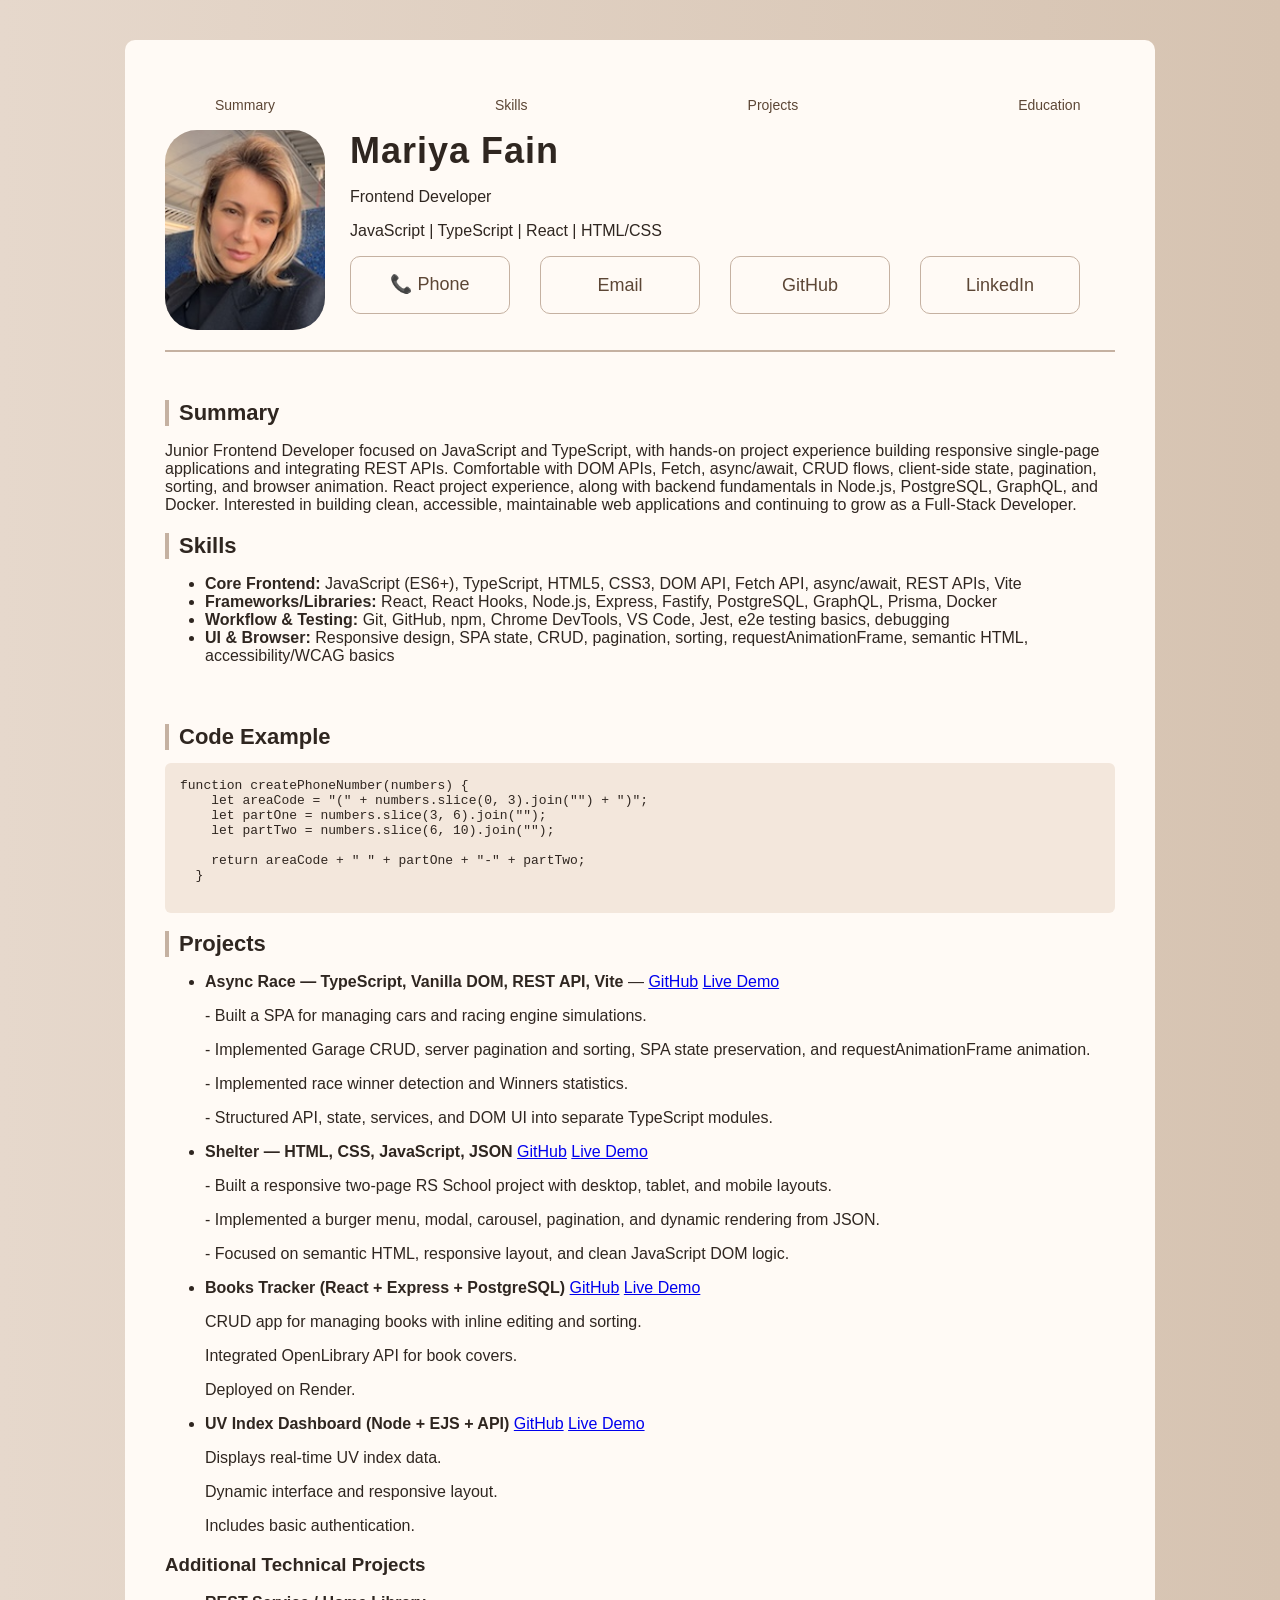
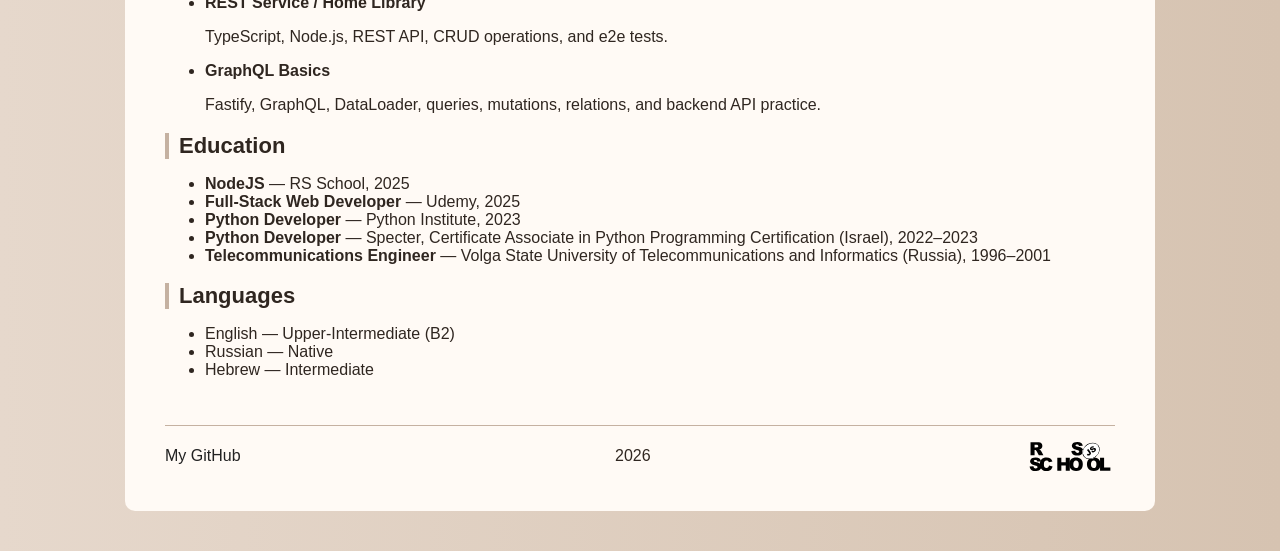
<file: index.html>
<!DOCTYPE html>
<html lang="en">
  <head>
    <meta charset="UTF-8">
    <meta name="viewport" content="width=device-width, initial-scale=1.0">
    <title>Mariya Fain CV</title>
    <link rel="stylesheet" href="style.css">
  </head>

  <body>
    <div class="page">
        <header class="page-header">
            <nav class="navigation">
              <ul class="navigation-list">
                <li><a href="#summary">Summary</a></li>
                <li><a href="#skills">Skills</a></li>
                <li><a href="#projects">Projects</a></li>
                <li><a href="#education">Education</a></li>
              </ul>
            </nav>

            <div class="profile">
                <img
                class="profile-photo"
                src="images/photo.jpg"
                alt="My photo"
                >
                <div class="profile-text">
                    <h1>Mariya Fain</h1>
                    <p class="profession">Frontend Developer</p>
                    <p>JavaScript | TypeScript | React | HTML/CSS</p>

                    <ul class="profile-contacts">
                        <li>
                          <button
                            type="button"
                            class="phone-button"
                            onclick="togglePhonePopup()"
                            >
                            📞 Phone
                          </button>
                        </li>
                        <li>
                          <a href="mailto:fainmariya@gmail.com">Email</a>
                        </li>
                        <li>
                          <a href="https://github.com/fainmariya/">GitHub</a>
                        </li>
                        <li>
                          <a href="https://www.linkedin.com/in/mariya-fain-6348981a0/">LinkedIn</a>
                        </li>
                    </ul>
                        <ul id="phonePopup" class="phone-popup">
                           <li><p class="phone-number">+972 51 571 7198</p></li>
                        </ul>
                </div>

            </div>
          </header>
      <main class="page-main">
        <aside class="sidebar">
            <section class="section" id="summary">
                <h2>Summary</h2>
                <p>
                  Junior Frontend Developer focused on JavaScript and TypeScript, with hands-on project experience building responsive single-page applications and integrating REST APIs.
                  Comfortable with DOM APIs, Fetch, async/await, CRUD flows, client-side state, pagination, sorting, and browser animation. React project experience, along with backend fundamentals in Node.js, PostgreSQL, GraphQL, and Docker.
                  Interested in building clean, accessible, maintainable web applications and continuing to grow as a Full-Stack Developer.
                </p>
              </section>

            <section class="section" id="skills">
              <h2>Skills</h2>
              <ul class="section-list">
                <li><strong>Core Frontend:</strong> JavaScript (ES6+), TypeScript, HTML5, CSS3, DOM API, Fetch API, async/await, REST APIs, Vite
                </li>
                <li><strong>Frameworks/Libraries:</strong> React, React Hooks, Node.js, Express, Fastify, PostgreSQL, GraphQL, Prisma, Docker</li>
                <li><strong>Workflow &amp; Testing:</strong> Git, GitHub, npm, Chrome DevTools, VS Code, Jest, e2e testing basics, debugging</li>
                <li><strong>UI &amp; Browser:</strong> Responsive design, SPA state, CRUD, pagination, sorting, requestAnimationFrame, semantic HTML, accessibility/WCAG basics</li>
              </ul>
            </section>
          </aside>

          <div class="content">

            <section class="section" id="code">
              <h2>Code Example</h2>
              <pre><code>function createPhoneNumber(numbers) {
    let areaCode = "(" + numbers.slice(0, 3).join("") + ")";
    let partOne = numbers.slice(3, 6).join("");
    let partTwo = numbers.slice(6, 10).join("");

    return areaCode + " " + partOne + "-" + partTwo;
  }
              </code></pre>
            </section>

            <section class="section" id="projects">
              <h2>Projects</h2>
              <ul class="section-list">
                <li>
                  <strong>Async Race — TypeScript, Vanilla DOM, REST API, Vite</strong> —
                  <a href="https://github.com/fainmariya/async-race">GitHub</a>
                  <a href="https://async-race-rqn0.onrender.com">Live Demo</a>
                  <p>- Built a SPA for managing cars and racing engine simulations.</p>
                  <p>- Implemented Garage CRUD, server pagination and sorting, SPA state preservation, and requestAnimationFrame animation.</p>
                  <p>- Implemented race winner detection and Winners statistics.</p>
                  <p>- Structured API, state, services, and DOM UI into separate TypeScript modules.</p>
                </li>
                <li>
                  <strong>Shelter — HTML, CSS, JavaScript, JSON</strong>
                  <a href="https://github.com/fainmariya/shelter">GitHub</a>
                  <a href="https://fainmariya.github.io/shelter/shelter/">Live Demo</a>
                  <p>- Built a responsive two-page RS School project with desktop, tablet, and mobile layouts.</p>
                  <p>- Implemented a burger menu, modal, carousel, pagination, and dynamic rendering from JSON.</p>
                  <p>- Focused on semantic HTML, responsive layout, and clean JavaScript DOM logic.</p>
                </li>
                <li>
                  <strong>Books Tracker (React + Express + PostgreSQL)</strong>
                  <a href="https://github.com/fainmariya/sorting-books-read">GitHub</a>
                  <a href="https://sorting-books-read.onrender.com/">Live Demo</a>
                  <p>CRUD app for managing books with inline editing and sorting.</p>
                  <p>Integrated OpenLibrary API for book covers.</p>
                  <p>Deployed on Render.</p>
                </li>
                <li>
                  <strong>UV Index Dashboard (Node + EJS + API)</strong>
                  <a href="https://github.com/fainmariya/UV-Index-project">GitHub</a>
                  <a href="https://uv-index-project.onrender.com/uv">Live Demo</a>
                  <p>Displays real-time UV index data.</p>
                  <p>Dynamic interface and responsive layout.</p>
                  <p>Includes basic authentication.</p>
                </li>
              </ul>
              <h3 class="additional-projects-title">Additional Technical Projects</h3>

            <ul class="section-list additional-projects-list">
              <li>
                <strong>REST Service / Home Library</strong>
                <p>TypeScript, Node.js, REST API, CRUD operations, and e2e tests.</p>
              </li>

              <li>
                <strong>GraphQL Basics</strong>
                <p>
                  Fastify, GraphQL, DataLoader, queries, mutations, relations,
                  and backend API practice.
                </p>
              </li>

            </ul>
            </section>

            <section class="section" id="education">
              <h2>Education</h2>
              <ul class="section-list">
                <li><strong>NodeJS</strong> — RS School, 2025</li>
                <li><strong>Full-Stack Web Developer</strong> — Udemy, 2025</li>
                <li><strong>Python Developer</strong> — Python Institute, 2023</li>
                <li><strong>Python Developer</strong> — Specter, Certificate Associate in Python Programming Certification (Israel), 2022–2023</li>
                <li><strong>Telecommunications Engineer</strong> — Volga State University of Telecommunications and Informatics (Russia), 1996–2001</li>
              </ul>
            </section>
            <section class="section" id="languages">
                <h2>Languages</h2>
                <ul class="section-list">
                  <li>English — Upper-Intermediate (B2)</li>
                  <li>Russian — Native</li>
                  <li>Hebrew — Intermediate</li>
                </ul>
              </section>
          </div>
      </main>

      <footer class="page-footer">
        <a href="https://github.com/fainmariya/">My GitHub</a>
        <span>2026</span>
        <a href="https://rs.school/courses/javascript">
          <img
            src="images/rs-school-logo.svg"
            width="80"
            height="30"
            alt="RS School logo"
          >
        </a>
      </footer>
    </div>
    <script>
        function togglePhonePopup() {
          const popup = document.getElementById("phonePopup");

          if (popup.style.display === "block") {
            popup.style.display = "none";
          } else {
            popup.style.display = "block";
          }
        }
      </script>
  </body>
</html>
</file>
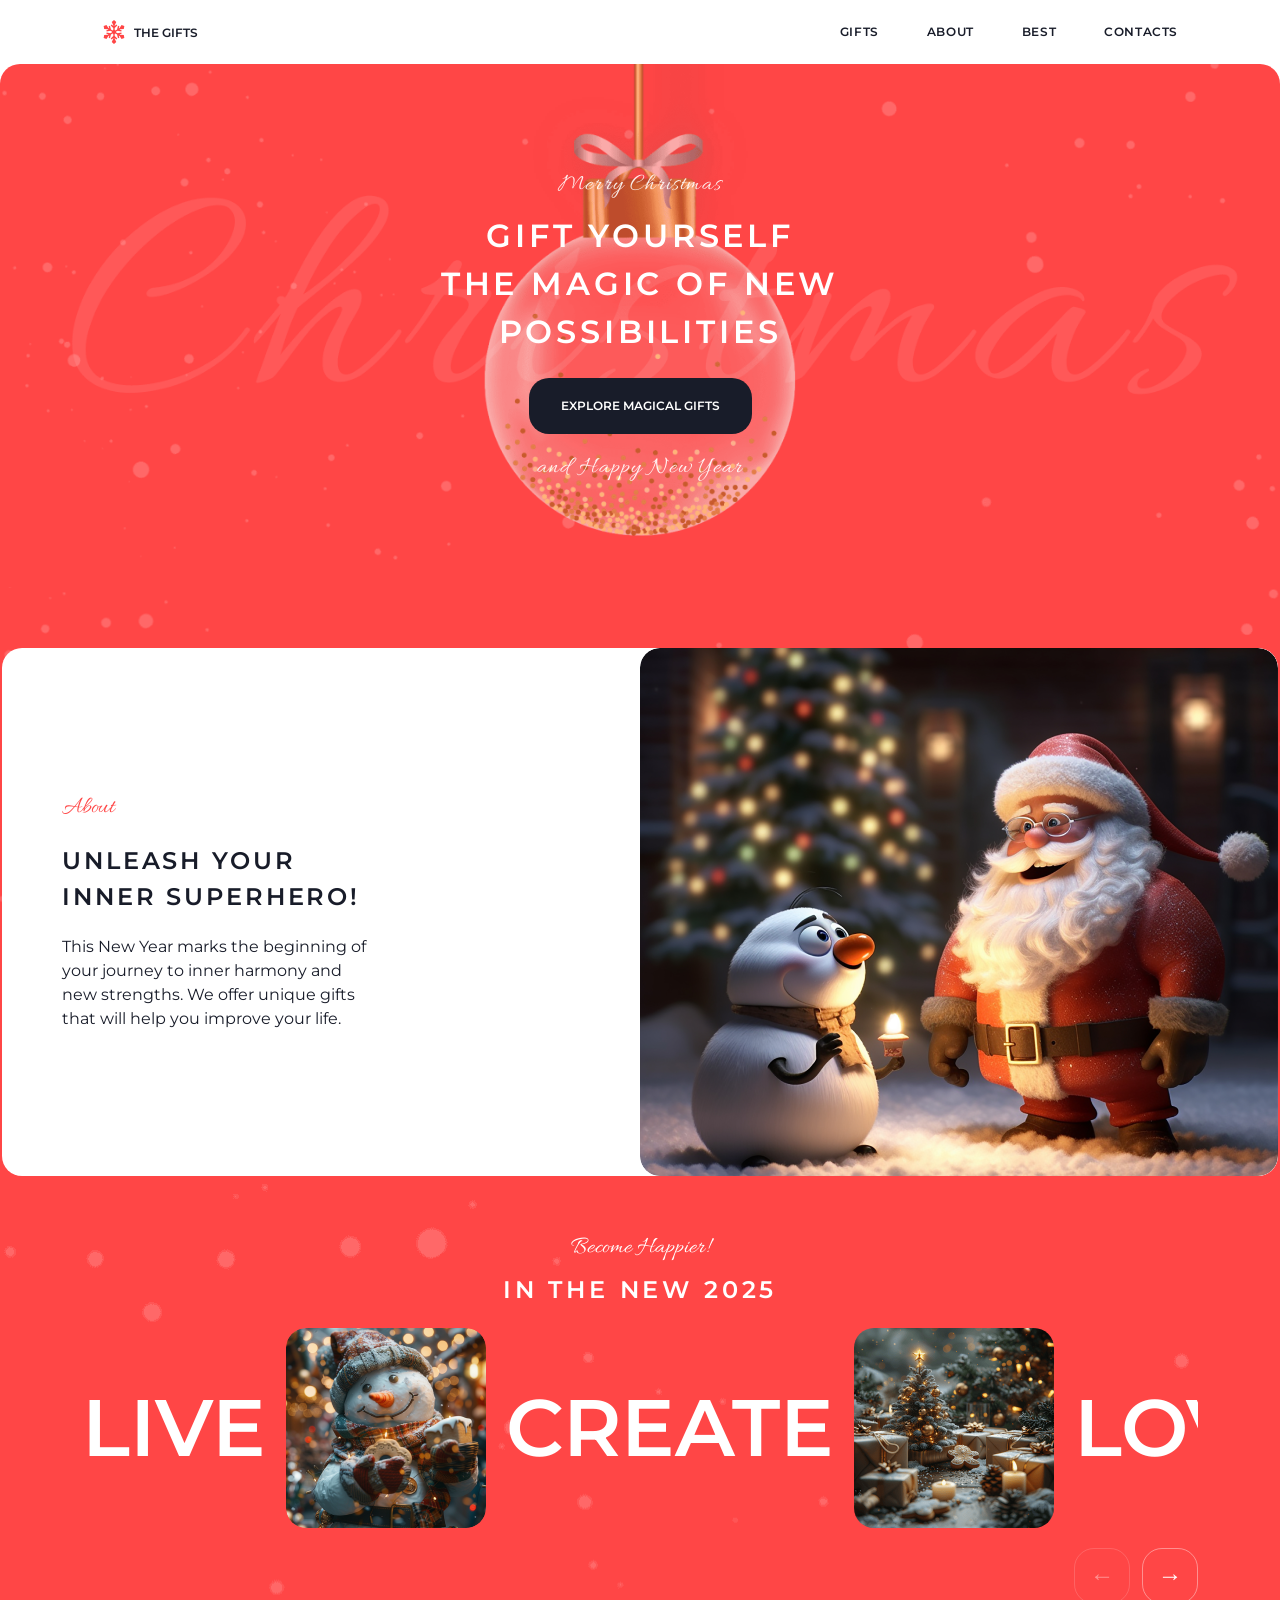
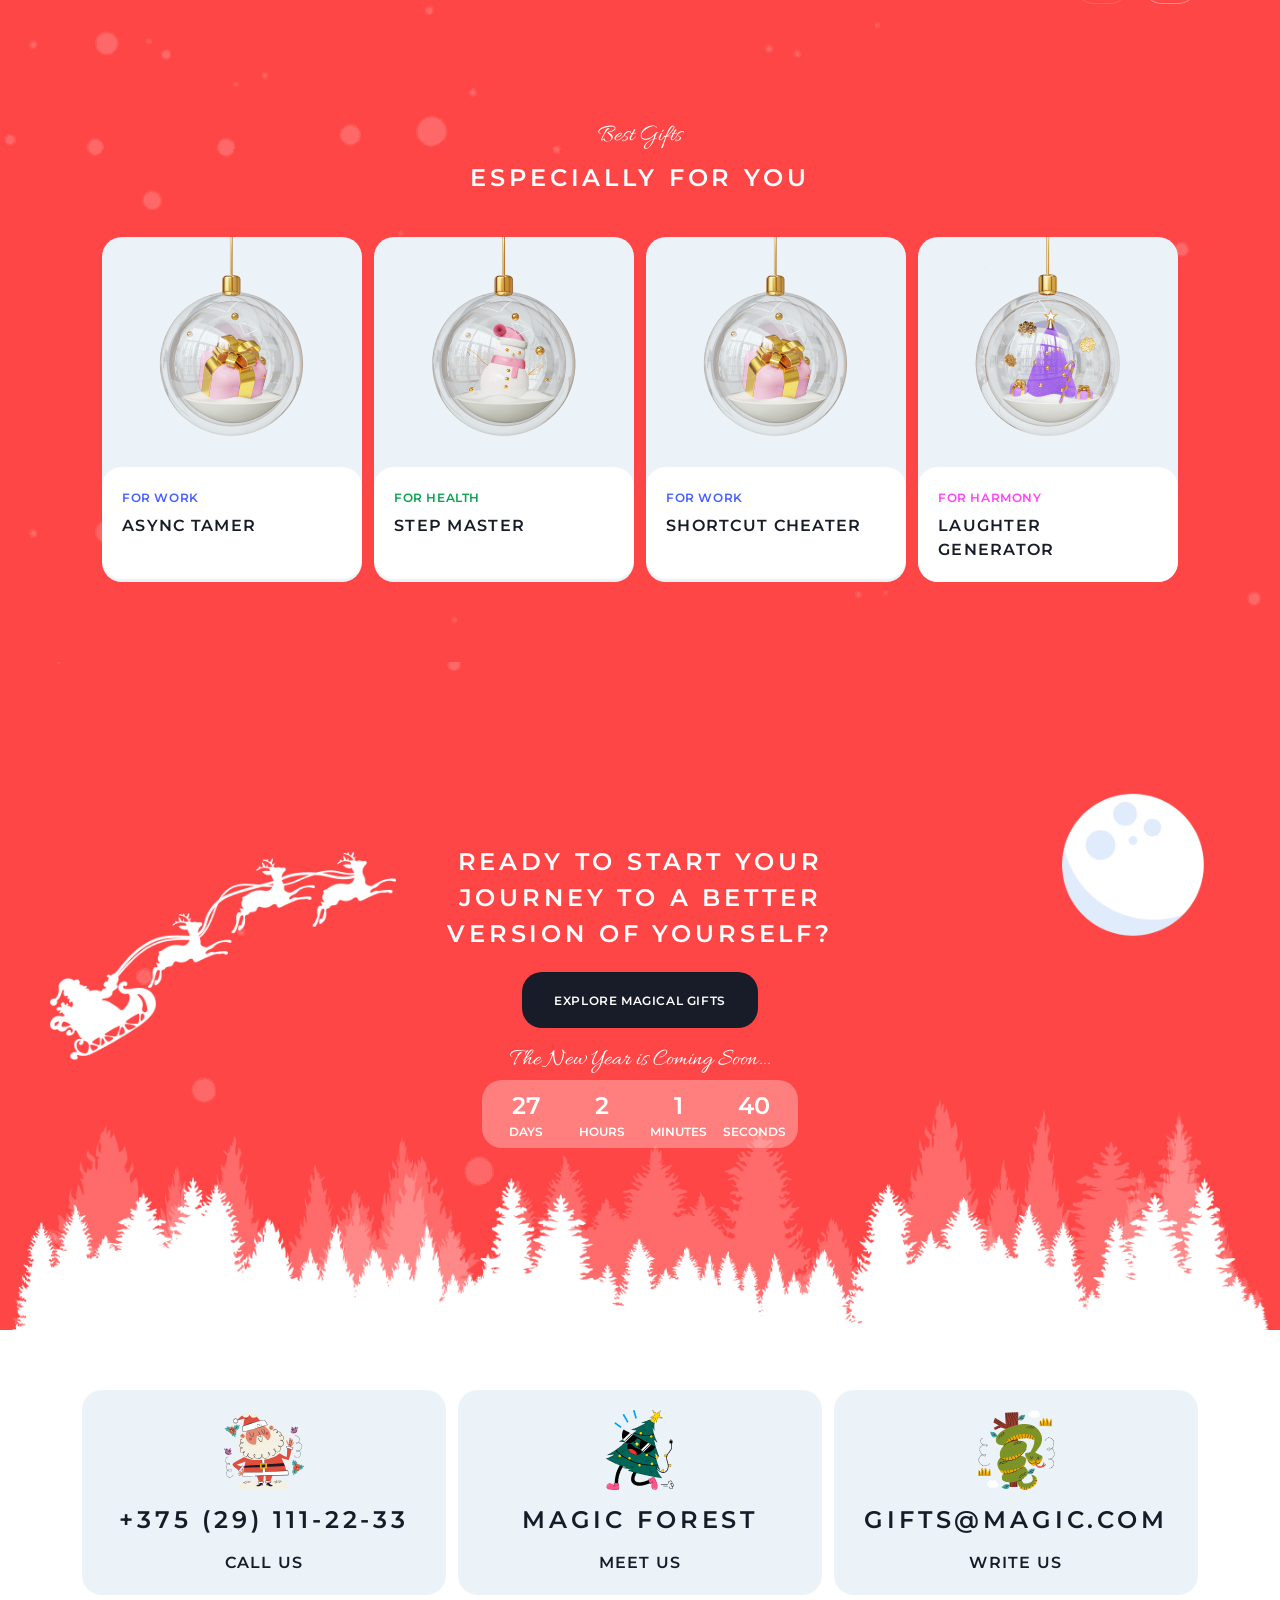
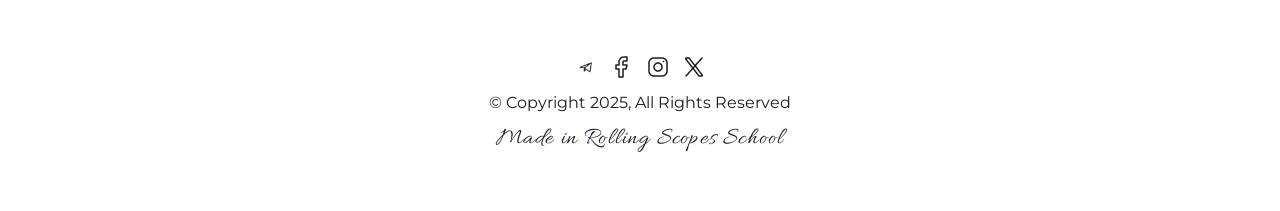
<file: christmas-shop/index.html>
<!DOCTYPE html>
<html lang="en">
<head>
    <meta charset="UTF-8">
    <meta name="viewport" content="width=device-width, initial-scale=1.0">
    <title>Christmas Shop</title>
    <link rel="stylesheet" href="./css/style.css">
    <link rel="icon" href="./assets/icons/favicon.ico">
</head>

<body>
    
    <header class="page-header">
        <div class="container header-container">
          <a class="logo" href="./index.html">
            <img class="logo-icon" src="./assets/icons/snowflake.svg" alt="Snowflake icon">
            <span class="logo-text">THE GIFTS</span>
          </a>
      
          <nav class="navigation">
            <ul class="navigation-list">
              <li class="navigation-item"><a class="navigation-link" href="./gifts.html">GIFTS</a></li>
              <li class="navigation-item"><a class="navigation-link" href="#about">ABOUT</a></li>
              <li class="navigation-item"><a class="navigation-link" href="#best">BEST</a></li>
              <li class="navigation-item"><a class="navigation-link" href="#contacts">CONTACTS</a></li>
            </ul>
          </nav>
          <button class="burger" type="button" aria-label="Open menu">
            <span class="burger-line"></span>
            <span class="burger-line"></span>
        </button>
        </div>
        
      </header>
    
    <main>
        <section class="hero">
            <div class="container hero-container">
              <img
                class="hero-ball"
                src="./assets/images/bg-ball.png"
                alt=""
                aria-hidden="true"
              >
              <div class="hero-content">
                <p class="hero-caption hero-caption-top">Merry Christmas</p>
          
                <h1 class="hero-title">
                   GIFT YOURSELF
                   <br>
                   THE MAGIC OF NEW
                   <br>
                   POSSIBILITIES
                </h1>
          
                <a class="hero-button" href="./gifts.html">EXPLORE MAGICAL GIFTS</a>
          
                <p class="hero-caption hero-caption-bottom">and Happy New Year</p>
              </div>
            </div>
        </section>
        <section class="about" id="about">
            <div class="container about-content">
          
              <div class="about-box1">
                <p class="about-caption">About</p>
          
                <h2 class="about-title">
                  UNLEASH YOUR <br>
                  INNER SUPERHERO!
                </h2>
          
                <p class="about-text">
                  This New Year marks the beginning of your journey
                  to inner harmony and new strengths. We offer
                  unique gifts that will help you improve your life.
                </p>
              </div>
          
              <div class="about-box2">
                <img class="about-img" src="assets/images/santa.png" alt="Santa">
              </div>
          
            </div>
        </section>
        <section class="slider" id="slider">
            <div class="container">
              <p class="slider-caption">Become Happier!</p>
              <h2 class="slider-title">IN THE NEW 2025</h2>
          
              <div class="slider-row">
                <div class="slider-track">
                  <span class="slider-word">LIVE</span>
                  <img src="assets/images/Image Container.png" alt="snowman" class="slider-card-img">
          
                  <span class="slider-word">CREATE</span>
                  <img src="assets/images/christmas-trees.png" alt="christmas trees" class="slider-card-img">
          
                  <span class="slider-word">LOVE</span>
                  <img src="assets/images/christmas-tree-ball.png" alt="christmas tree ball" class="slider-card-img">
          
                  <span class="slider-word">DREAM</span>
                  <img src="assets/images/fairytale-house.png" alt="fairytale house" class="slider-card-img">
                </div>
              </div>
          
              <div class="slider-buttons">
                <button class="slider-btn slider-btn--prev" type="button">&#8592;</button>
                <button class="slider-btn slider-btn--next" type="button">&#8594;</button>
              </div>
            </div>
          </section>
    <section class="best-gifts" id="best">
        <div class="container">
            <p class="best-gifts__caption">Best Gifts</p>
            <h2 class="best-gifts__title">Especially for you</h2>
            <div class="gifts-grid">
                <article class="gift-card">
                    <img class="gift-card__img" src="./assets/images/gift-for-work.png" alt="Gift for work">
                    <div class="gift-card__content">
                      <span class="gift-card__category work">FOR WORK</span>
                      <h3 class="gift-card__title">CONSOLE.LOG GURU</h3>
                    </div>
                  </article>
                
                  <article class="gift-card">
                    <img class="gift-card__img" src="./assets/images/gift-for-health.png" alt="Gift for health">
                    <div class="gift-card__content">
                      <span class="gift-card__category health">FOR HEALTH</span>
                      <h3 class="gift-card__title">HYDRATION BOT</h3>
                    </div>
                  </article>
    
                  <article class="gift-card">
                    <img class="gift-card__img" src="./assets/images/gift-for-work.png" alt="Gift for work">
                    <div class="gift-card__content">
                      <span class="gift-card__category health">FOR WORK</span>
                      <h3 class="gift-card__title">MERGE MASTER</h3>
                    </div>
                  </article>
    
                  <article class="gift-card">
                    <img class="gift-card__img"src="./assets/images/gift-for-harmony.png" alt="Gift for harmony">
                    <div class="gift-card__content">
                      <span class="gift-card__category harmony">FOR HARMONY</span>
                      <h3 class="gift-card__title">SPONTANEOUS CODING PHILOSOPHER</h3>
                    </div>
                  </article>
            </div>
                
        
            
        </div>
    </section>
    <section class="cta">
        <div class="container cta-container">
          
          
            <div class="cta-content">
              <h2 class="cta-title">
              READY TO START YOUR <br>
              JOURNEY TO A BETTER <br>
              VERSION OF YOURSELF?
              </h2>
      
              <a class="cta-button" href="./gifts.html">
              EXPLORE MAGICAL GIFTS
              </a>
      
              <p class="cta-caption">The New Year is Coming Soon...</p>
      
            <div class="cta-timer">
              <div class="cta-time">
                <span class="cta-number">47</span>
                <span class="cta-label">DAYS</span>
              </div>
              <div class="cta-time">
                <span class="cta-number">5</span>
                <span class="cta-label">HOURS</span>
              </div>
              <div class="cta-time">
                <span class="cta-number">34</span>
                <span class="cta-label">MINUTES</span>
              </div>
              <div class="cta-time">
                <span class="cta-number">12</span>
                <span class="cta-label">SECONDS</span>
              </div>
            </div>
          
          </div>
        </div>
      </section>
  </main>
  
  <footer class="footer" id="contacts">
    <div class="container">
      <div class="footer-top">
        <a class="footer-card" href="tel:+375291112233">
          <img src="assets/images/santa-claus.svg" alt="Call us" class="footer-card__img">
          <h3 class="footer-card__title">+375 (29) 111-22-33</h3>
          <p class="footer-card__text">CALL US</p>
        </a>
  
        <a class="footer-card"  href="https://maps.google.com" target="_blank" rel="noopener noreferrer">
          <img src="assets/images/Group.png" alt="Meet us" class="footer-card__img">
          <h3 class="footer-card__title">MAGIC FOREST</h3>
          <p class="footer-card__text">MEET US</p>
        </a>
  
        <a class="footer-card" href="mailto:gifts@magic.com">
          <img src="assets/images/snake.svg" alt="Write us" class="footer-card__img">
          <h3 class="footer-card__title">GIFTS@MAGIC.COM</h3>
          <p class="footer-card__text">WRITE US</p>
        </a>
      </div>
  
      <div class="footer-bottom">
        <div class="footer-socials">
          <a href="https://t.me/" target="_blank" rel="noopener noreferrer"> <img src="assets/icons/tg.png" alt="Telegram" class="footer-socials-icon"></a>
          <a href="https://facebook.com/" target="_blank" rel="noopener noreferrer"> <img src="assets/icons/facebook.png" alt="Facebook" class="footer-socials-icon"></a>
          <a href="https://instagram.com/" target="_blank" rel="noopener noreferrer"> <img src="assets/icons/instagram.png" alt="Instagram" class="footer-socials-icon"></a>
          <a href="https://x.com/" target="_blank" rel="noopener noreferrer"><img src="assets/icons/X.png" alt="X" class="footer-socials-icon"></a>
          
        </div>
  
        <p class="footer-copy">© Copyright 2025, All Rights Reserved</p>
        <a class="footer-made"
           href="https://rs.school/"
           target="_blank"
           rel="noopener noreferrer">
           Made in Rolling Scopes School
        </a>
      </div>
    </div>
  </footer>
  <div class="modal">
    <div class="modal-overlay">
      <div class="modal-content">
        <button class="modal-close" type="button">✕</button>
        <div class="modal-body"></div>
      </div>
    </div>
  </div>
  <script src="./js/data.js"></script>
  <script src="./js/index.js"></script>
</body>


</html>
</file>
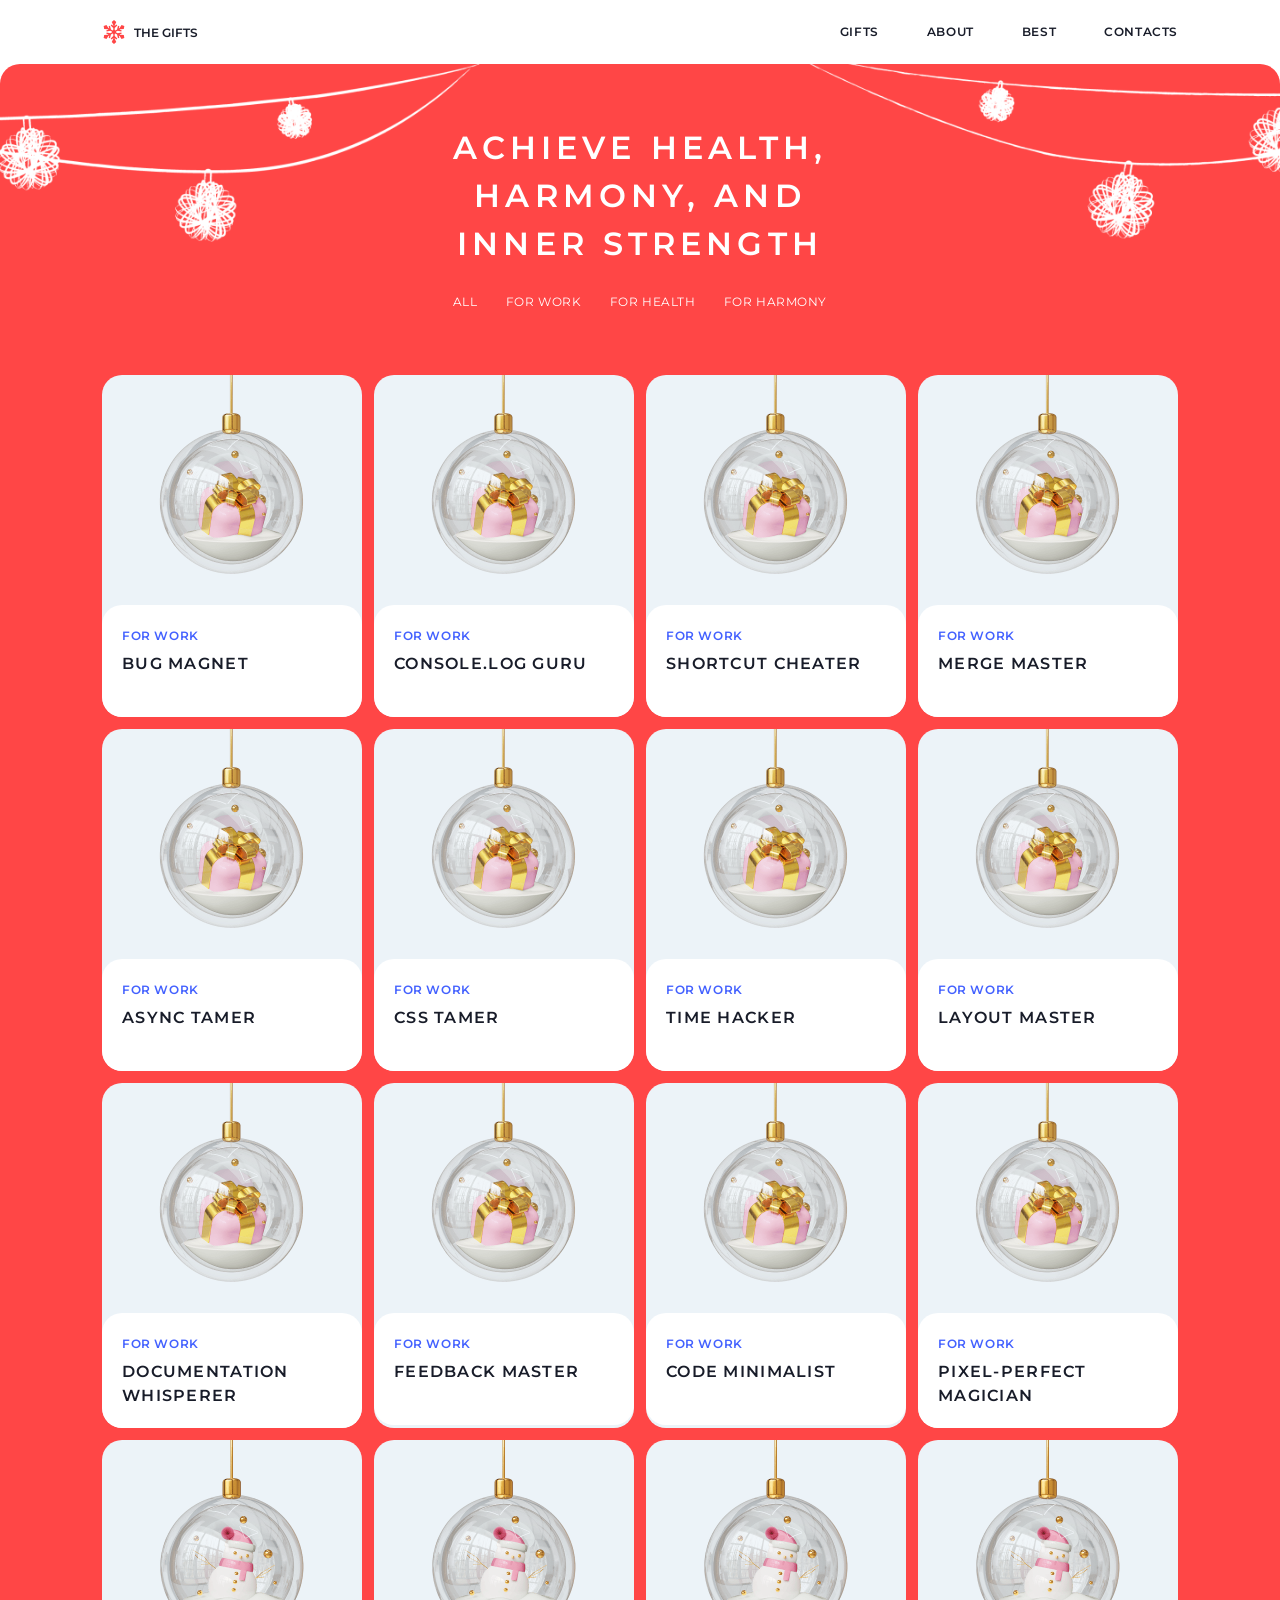
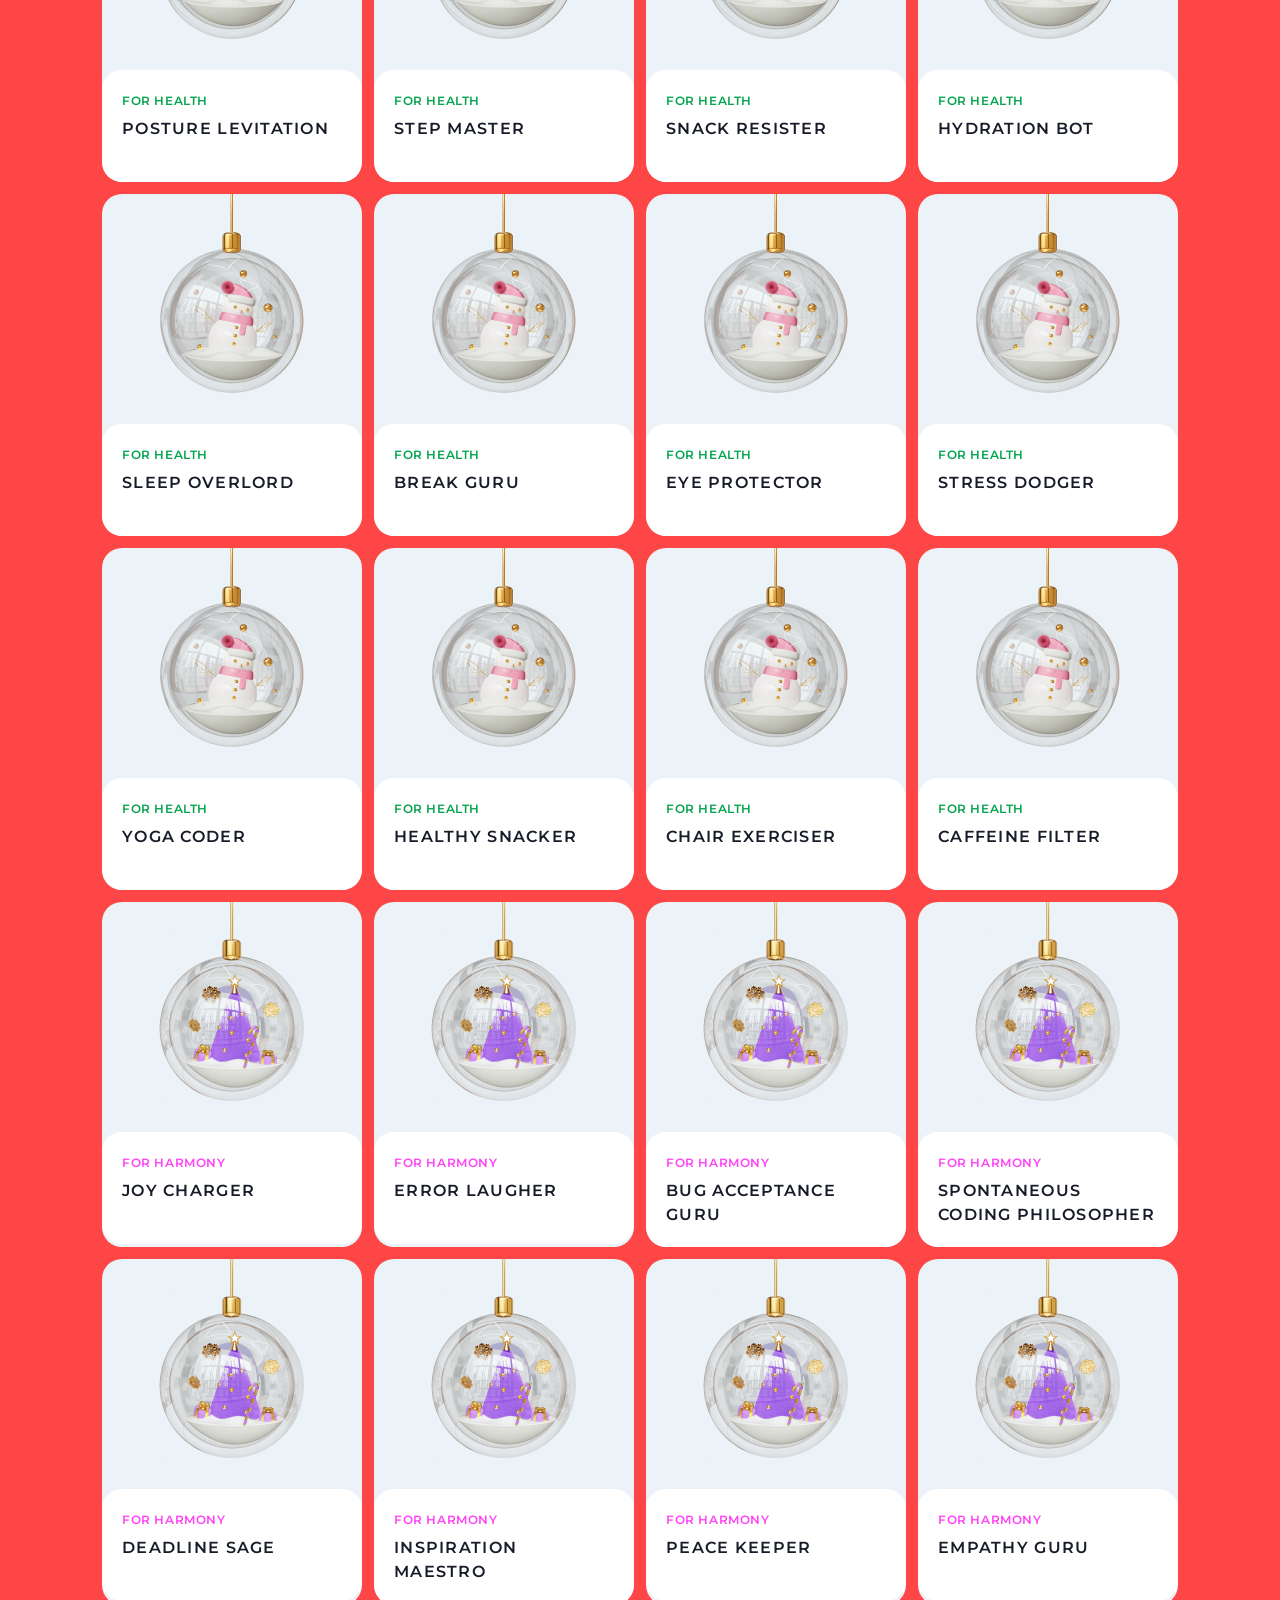
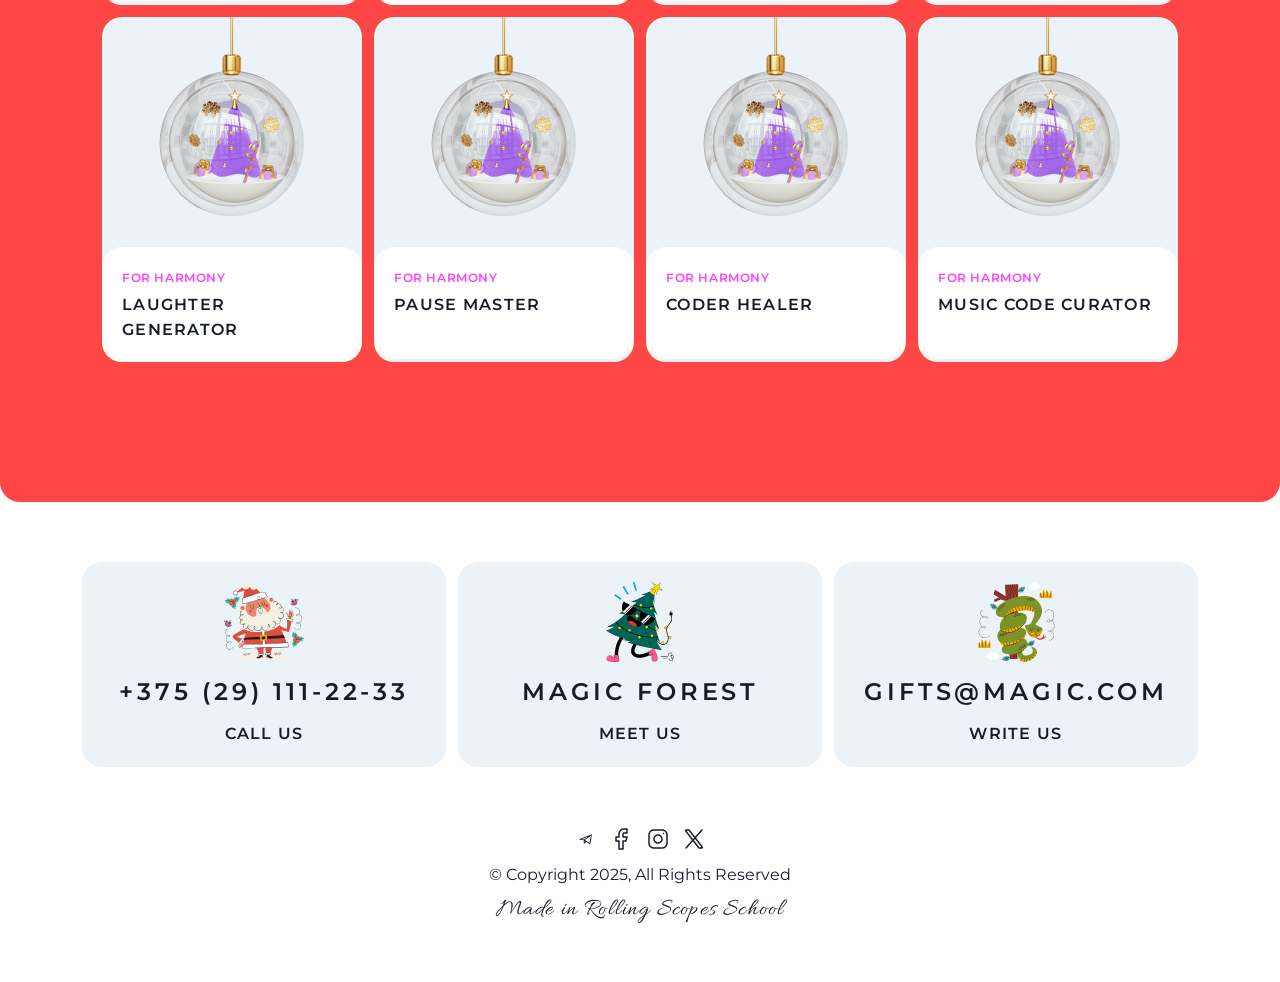
<file: christmas-shop/gifts.html>
<!DOCTYPE html>
<html lang="en">
<head>
    <meta charset="UTF-8">
    <meta name="viewport" content="width=device-width, initial-scale=1.0">
    <title>GIFTS</title>
    <link rel="stylesheet" href="./css/style.css">
</head>
<body>
    <header class="page-header">
        <div class="container header-container">
          <a class="logo" href="./index.html">
            <img class="logo-icon" src="./assets/icons/snowflake.svg" alt="Snowflake icon">
            <span class="logo-text">THE GIFTS</span>
          </a>
      
          <nav class="navigation">
            <ul class="navigation-list">
              <li class="navigation-item"><a class="navigation-link" href="./gifts.html">GIFTS</a></li>
              <li class="navigation-item"><a class="navigation-link" href="#about">ABOUT</a></li>
              <li class="navigation-item"><a class="navigation-link" href="#best">BEST</a></li>
              <li class="navigation-item"><a class="navigation-link" href="#contacts">CONTACTS</a></li>
            </ul>
          </nav>
          <button class="burger" type="button" aria-label="Open menu">
            <span class="burger-line"></span>
            <span class="burger-line"></span>
          </button>
        </div>
        
      </header>
    <main>
        <section class="gifts-page">
            <img
              class="gifts-page__garland"
              src="./assets/images/bg-garland.png"
              alt=""
              aria-hidden="true"
            >
          
            <div class="container">
              <div class="gift-content">
                <h1 class="gift-title">
                  Achieve health,<br>
                  harmony, and <br>
                  inner strength
                </h1>
              </div>
          
              <div class="gifts-tabs">
                <span class="gifts-tab">ALL</span>
                <a class="gifts-tab" href="#forwork" class="tab">FOR WORK</a>
                <a class="gifts-tab" href="#forhealth" class="tab">FOR HEALTH</a>
                <a class="gifts-tab" href="#forharmony" class="tab">FOR HARMONY</a>
              </div>
          
              <div class="gifts-grid"></div>
            </div>
          </section>
    </main>
    <footer class="footer" id="contacts">
        <div class="container">
          <div class="footer-top">
            <a class="footer-card" href="tel:+375291112233">
              <img src="assets/images/santa-claus.svg" alt="Call us" class="footer-card__img">
              <h3 class="footer-card__title">+375 (29) 111-22-33</h3>
              <p class="footer-card__text">CALL US</p>
            </a>
      
            <a class="footer-card"  href="https://maps.google.com" target="_blank" rel="noopener noreferrer">
              <img src="assets/images/Group.png" alt="Meet us" class="footer-card__img">
              <h3 class="footer-card__title">MAGIC FOREST</h3>
              <p class="footer-card__text">MEET US</p>
            </a>
      
            <a class="footer-card" href="mailto:gifts@magic.com">
              <img src="assets/images/snake.svg" alt="Write us" class="footer-card__img">
              <h3 class="footer-card__title">GIFTS@MAGIC.COM</h3>
              <p class="footer-card__text">WRITE US</p>
            </a>
          </div>
      
          <div class="footer-bottom">
            <div class="footer-socials">
              <a href="https://t.me/" target="_blank" rel="noopener noreferrer"> <img src="assets/icons/tg.png" alt="Telegram" class="footer-socials-icon"></a>
              <a href="https://facebook.com/" target="_blank" rel="noopener noreferrer"> <img src="assets/icons/facebook.png" alt="Facebook" class="footer-socials-icon"></a>
              <a href="https://instagram.com/" target="_blank" rel="noopener noreferrer"> <img src="assets/icons/instagram.png" alt="Instagram" class="footer-socials-icon"></a>
              <a href="https://x.com/" target="_blank" rel="noopener noreferrer"><img src="assets/icons/X.png" alt="X" class="footer-socials-icon"></a>
              
            </div>
          
            <p class="footer-copy">© Copyright 2025, All Rights Reserved</p>
            <a class="footer-made"
               href="https://rs.school/"
               target="_blank"
               rel="noopener noreferrer">
               Made in Rolling Scopes School
            </a>
          </div>
        </div>
      </footer>
      <div class="modal">
        <div class="modal-overlay">
          <div class="modal-content">
            <button class="modal-close" type="button">✕</button>
            <div class="modal-body"></div>
          </div>
        </div>
      </div>
      <button class="scroll-top" type="button">↑</button>
      <script src="./js/data.js"></script>
      <script src="./js/gifts.js"></script>
</body>
</html>
</file>
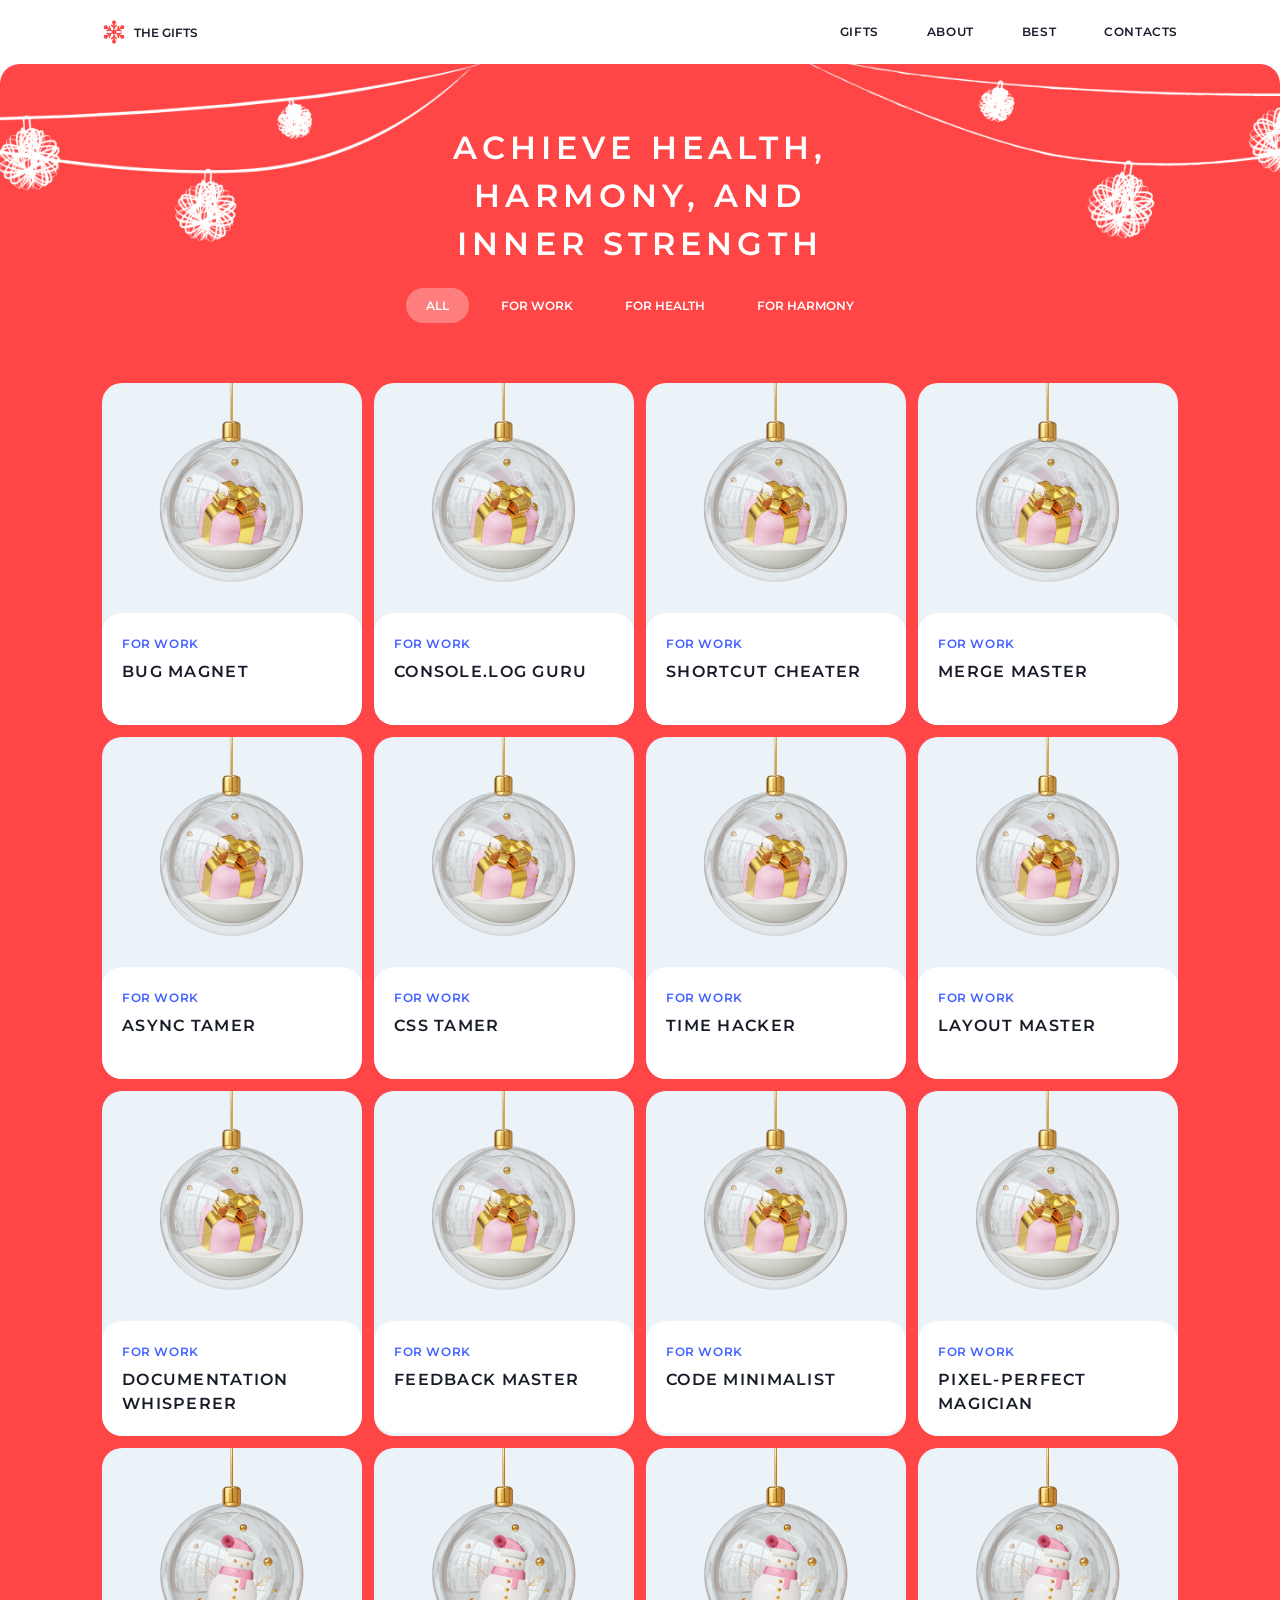
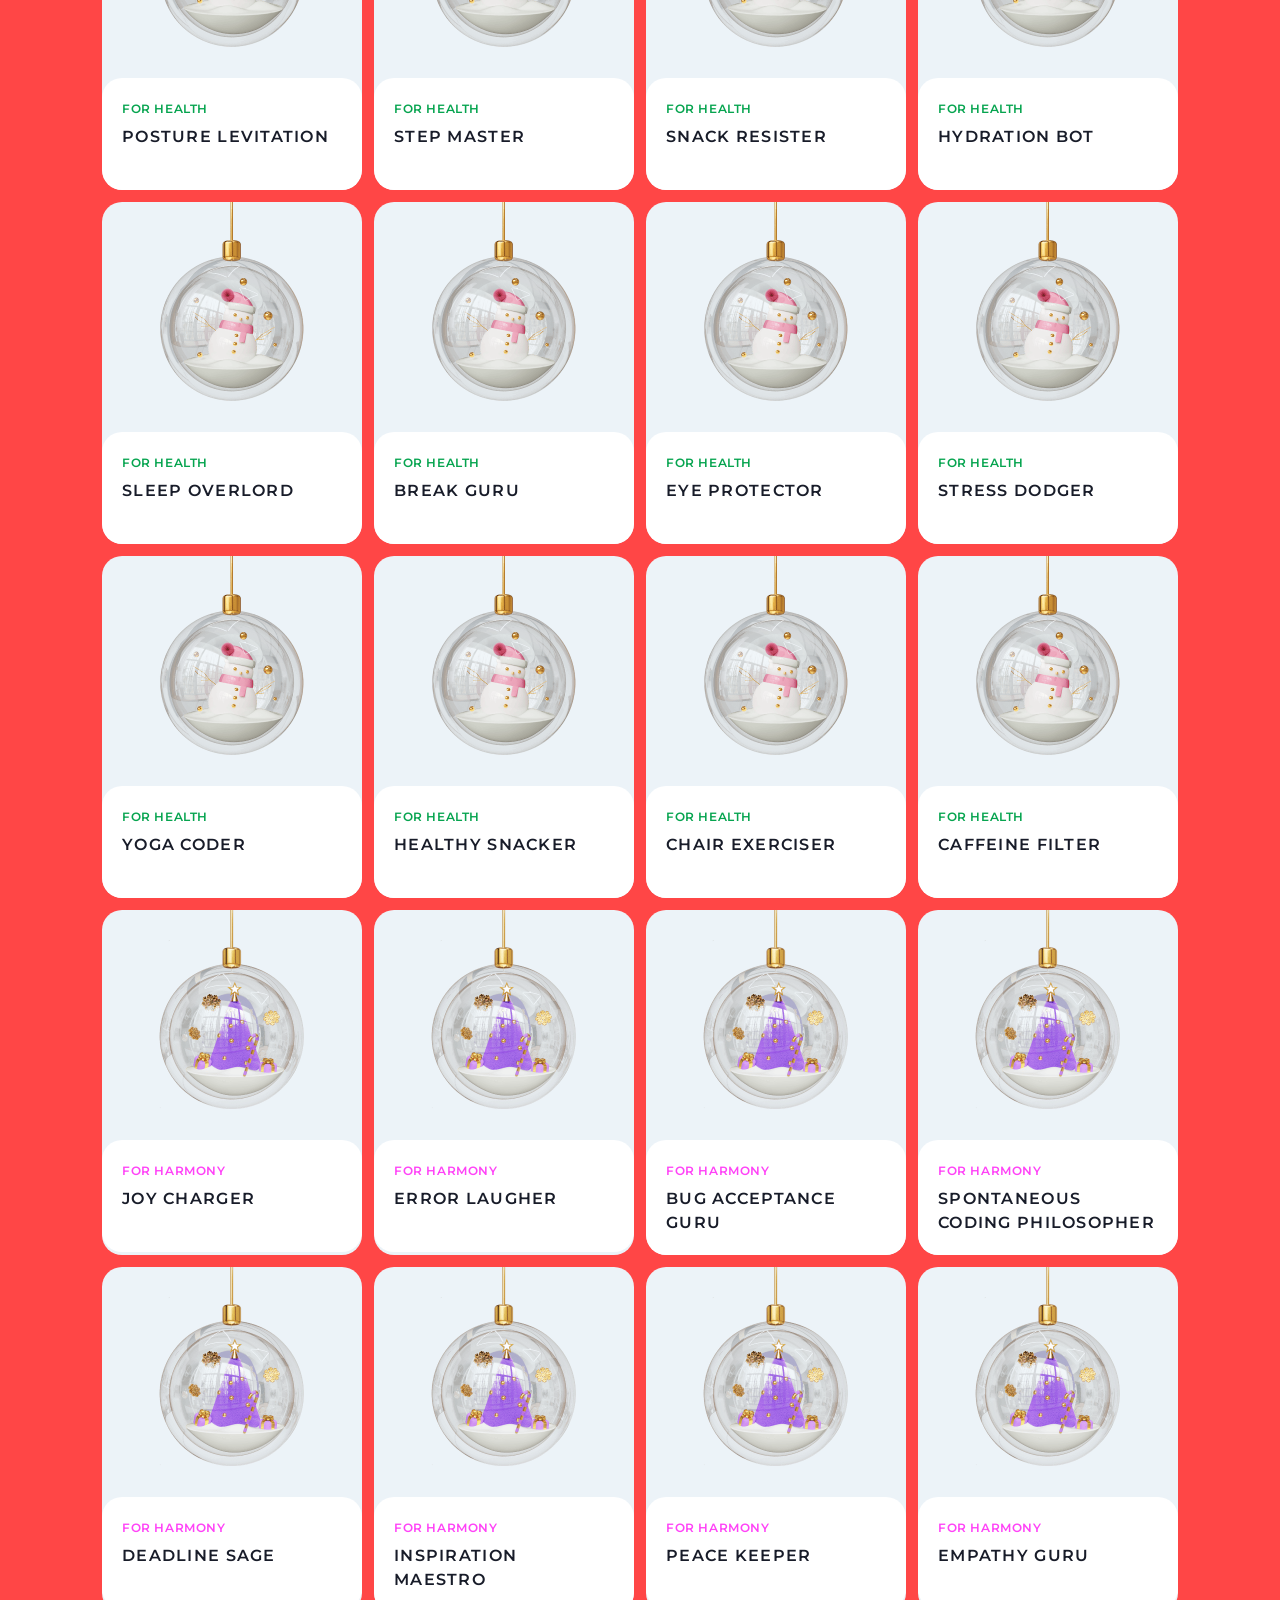
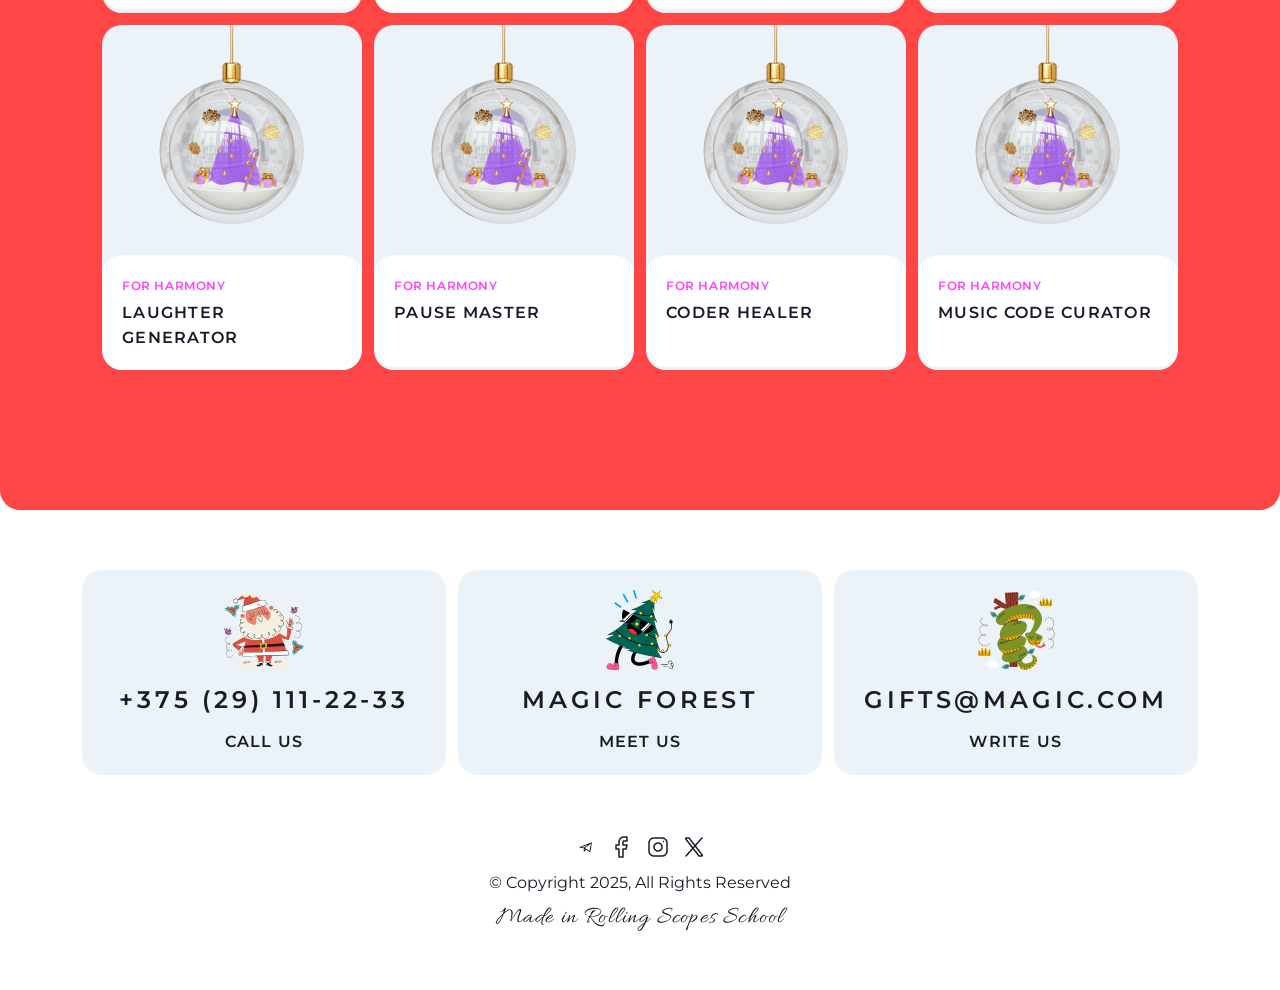
<file: christmas-shop/gifts_copy.html>
<!DOCTYPE html>
<html lang="en">
<head>
    <meta charset="UTF-8">
    <meta name="viewport" content="width=device-width, initial-scale=1.0">
    <title>GIFTS</title>
    <link rel="stylesheet" href="./css/style.css">
</head>
<body>
    <header class="page-header">
        <div class="container header-container">
          <a class="logo" href="./index.html">
            <img class="logo-icon" src="./assets/icons/snowflake.svg" alt="Snowflake icon">
            <span class="logo-text">THE GIFTS</span>
          </a>
      
          <nav class="navigation">
            <ul class="navigation-list">
              <li class="navigation-item"><a class="navigation-link" href="./gifts.html">GIFTS</a></li>
              <li class="navigation-item"><a class="navigation-link" href="#about">ABOUT</a></li>
              <li class="navigation-item"><a class="navigation-link" href="#best">BEST</a></li>
              <li class="navigation-item"><a class="navigation-link" href="#contacts">CONTACTS</a></li>
            </ul>
          </nav>
          <button class="burger" type="button" aria-label="Open menu">
            <span class="burger-line"></span>
            <span class="burger-line"></span>
          </button>
        </div>
        
      </header>
    <main>
        <section class="gifts-page">
            <img
              class="gifts-page__garland"
              src="./assets/images/bg-garland.png"
              alt=""
              aria-hidden="true"
            >
          
            <div class="container">
              <div class="gift-content">
                <h1 class="gift-title">
                  Achieve health,<br>
                  harmony, and <br>
                  inner strength
                </h1>
              </div>
          
              <div class="gifts-tabs">
                <span class="tab active">ALL</span>
                <a href="#forwork" class="tab">FOR WORK</a>
                <a href="#forhealth" class="tab">FOR HEALTH</a>
                <a href="#forharmony" class="tab">FOR HARMONY</a>
              </div>
          
              <div class="gifts-grid">
                <article class="gift-card" id="forwork">
                  <img src="./assets/images/gift-for-work.png" alt="Gift for work">
                  <div class="gift-card__content">
                    <span class="gift-card__category work">FOR WORK</span>
                    <h3 class="gift-card__title">CONSOLE.LOG GURU</h3>
                  </div>
                </article>
          
                <article class="gift-card" id="forhealth">
                  <img src="./assets/images/gift-for-health.png" alt="Gift for health">
                  <div class="gift-card__content">
                    <span class="gift-card__category health">FOR HEALTH</span>
                    <h3 class="gift-card__title">STEP MASTER</h3>
                  </div>
                </article>
          
                <article class="gift-card">
                  <img src="./assets/images/gift-for-work.png" alt="Gift for work">
                  <div class="gift-card__content">
                    <span class="gift-card__category work">FOR WORK</span>
                    <h3 class="gift-card__title">BUG MAGNET</h3>
                  </div>
                </article>
          
                <article class="gift-card">
                  <img src="./assets/images/gift-for-work.png" alt="Gift for work">
                  <div class="gift-card__content">
                    <span class="gift-card__category work">FOR WORK</span>
                    <h3 class="gift-card__title">SHORTCUT CHEATER</h3>
                  </div>
                </article>
          
                <article class="gift-card">
                  <img src="./assets/images/gift-for-health.png" alt="Gift for health">
                  <div class="gift-card__content">
                    <span class="gift-card__category health">FOR HEALTH</span>
                    <h3 class="gift-card__title">POSTURE LEVITATION</h3>
                  </div>
                </article>
          
                <article class="gift-card" id="forharmony">
                  <img src="./assets/images/gift-for-harmony.png" alt="Gift for harmony">
                  <div class="gift-card__content">
                    <span class="gift-card__category harmony">FOR HARMONY</span>
                    <h3 class="gift-card__title">BUG ACCEPTANCE GURU</h3>
                  </div>
                </article>
          
                <article class="gift-card">
                  <img src="./assets/images/gift-for-health.png" alt="Gift for health">
                  <div class="gift-card__content">
                    <span class="gift-card__category health">FOR HEALTH</span>
                    <h3 class="gift-card__title">SNACK RESISTER</h3>
                  </div>
                </article>
          
                <article class="gift-card">
                  <img src="./assets/images/gift-for-harmony.png" alt="Gift for harmony">
                  <div class="gift-card__content">
                    <span class="gift-card__category harmony">FOR HARMONY</span>
                    <h3 class="gift-card__title">ERROR LAUGHER</h3>
                  </div>
                </article>
          
                <article class="gift-card">
                  <img src="./assets/images/gift-for-health.png" alt="Gift for health">
                  <div class="gift-card__content">
                    <span class="gift-card__category health">FOR HEALTH</span>
                    <h3 class="gift-card__title">HYDRATION BOT</h3>
                  </div>
                </article>
          
                <article class="gift-card">
                  <img src="./assets/images/gift-for-work.png" alt="Gift for work">
                  <div class="gift-card__content">
                    <span class="gift-card__category work">FOR WORK</span>
                    <h3 class="gift-card__title">MERGE MASTER</h3>
                  </div>
                </article>
          
                <article class="gift-card">
                  <img src="./assets/images/gift-for-harmony.png" alt="Gift for harmony">
                  <div class="gift-card__content">
                    <span class="gift-card__category harmony">FOR HARMONY</span>
                    <h3 class="gift-card__title">JOY CHARGER</h3>
                  </div>
                </article>
          
                <article class="gift-card">
                  <img src="./assets/images/gift-for-harmony.png" alt="Gift for harmony">
                  <div class="gift-card__content">
                    <span class="gift-card__category harmony">FOR HARMONY</span>
                    <h3 class="gift-card__title">SPONTANEOUS CODING PHILOSOPHER</h3>
                  </div>
                </article>
              </div>
            </div>
          </section>
    </main>
    <footer class="footer" id="contacts">
        <div class="container">
          <div class="footer-top">
            <a class="footer-card" href="tel:+375291112233">
              <img src="assets/images/santa-claus.svg" alt="Call us" class="footer-card__img">
              <h3 class="footer-card__title">+375 (29) 111-22-33</h3>
              <p class="footer-card__text">CALL US</p>
            </a>
      
            <a class="footer-card"  href="https://maps.google.com" target="_blank" rel="noopener noreferrer">
              <img src="assets/images/Group.png" alt="Meet us" class="footer-card__img">
              <h3 class="footer-card__title">MAGIC FOREST</h3>
              <p class="footer-card__text">MEET US</p>
            </a>
      
            <a class="footer-card" href="mailto:gifts@magic.com">
              <img src="assets/images/snake.svg" alt="Write us" class="footer-card__img">
              <h3 class="footer-card__title">GIFTS@MAGIC.COM</h3>
              <p class="footer-card__text">WRITE US</p>
            </a>
          </div>
      
          <div class="footer-bottom">
            <div class="footer-socials">
              <a href="https://t.me/" target="_blank" rel="noopener noreferrer"> <img src="assets/icons/tg.png" alt="Telegram" class="footer-socials-icon"></a>
              <a href="https://facebook.com/" target="_blank" rel="noopener noreferrer"> <img src="assets/icons/facebook.png" alt="Facebook" class="footer-socials-icon"></a>
              <a href="https://instagram.com/" target="_blank" rel="noopener noreferrer"> <img src="assets/icons/instagram.png" alt="Instagram" class="footer-socials-icon"></a>
              <a href="https://x.com/" target="_blank" rel="noopener noreferrer"><img src="assets/icons/X.png" alt="X" class="footer-socials-icon"></a>
              
            </div>
          
            <p class="footer-copy">© Copyright 2025, All Rights Reserved</p>
            <a class="footer-made"
               href="https://rs.school/"
               target="_blank"
               rel="noopener noreferrer">
               Made in Rolling Scopes School
            </a>
          </div>
        </div>
      </footer>
      <div class="modal">
        <div class="modal-overlay">
          <div class="modal-content">
            <button class="modal-close" type="button">✕</button>
            <div class="modal-body"></div>
          </div>
        </div>
      </div>
      <script src="./js/data.js"></script>
      <script src="./js/gifts.js"></script>
</body>
</html>
</file>
<file: style.css>
html {
    scroll-behavior: smooth;
  }

  body {
    margin: 0;
    font-family: "Segoe UI", Arial, sans-serif;
    background: linear-gradient(to right, #e6d8cc, #d6c3b1);
    color: #2f2620;
  }
  .navigation-list{
    display: flex;
    gap: 200px;
    flex-wrap: wrap;
    list-style: none;
  }

  .navigation-list a {
    font-size: 14px;
    text-decoration: none;
    color: #5c4635;
    padding: 6px 10px;

  }
  .page {
    max-width: 950px;
    margin: 40px auto;
    padding: 40px;
    background-color: #fffaf5;
    border-radius: 10px;
  }


  .profile {
    display: flex;
    gap: 25px;
    align-items: center;
    padding-bottom: 20px;
    border-bottom: 2px solid #c5b1a1;

  }

  .profile-photo {
    width: 160px;
    height: 200px;
    border-radius: 20px;
    object-fit: cover;
    object-position: center 35%;
    border-radius: 32px;
  }

  .profile-text h1 {
    margin: 0;
    font-size: 36px;
    letter-spacing: 1px;
  }
  .page-main {
    display: grid;
    grid-template-columns: 1fr;
    gap: 25px;
    margin-top: 30px;
  }


  h2 {
    font-size: 22px;
    margin-bottom: 10px;
    border-left: 4px solid #c5b1a1;
    padding-left: 10px;
  }



  .profile-contacts a,
.profile-contacts button {
  width: 160px;
  min-height: 58px;

  display: inline-flex;
  align-items: center;
  justify-content: center;

  box-sizing: border-box;


  font: inherit;
  font-size: 18px;
  text-decoration: none;

  color: #5c4635;
  background-color: transparent;
  border: 1px solid #c5b1a1;
  border-radius: 10px;
  cursor: pointer;
}

  .profile-contacts a:hover {
    background-color: #e9dbcd;
  }


  pre {
    background-color: #f3e7dc;
    padding: 15px;
    border-radius: 6px;
  }


  .page-footer {
    margin-top: 30px;
    padding-top: 15px;
    border-top: 1px solid #c5b1a1;
    display: flex;
    justify-content: space-between;
    align-items: center;
  }

  .page-footer img {
    width: 90px;
  }
  .page-footer a {
    color: #222222;
    text-decoration: none;
  }

  .page-footer a:hover {
    text-decoration: underline;
  }

  .page-footer img {
    display: block;
  }

  @media (max-width: 768px) {
    .page {
      padding: 25px 20px;
    }



.page-main {
      grid-template-columns: 1fr;
      gap: 20px;
    }

.page-footer {
      flex-direction: column;
    }

h1 {
      font-size: 36px;
    }

.profession {
      font-size: 20px;
    }


.close-button {
        position: absolute;
        top: 8px;
        right: 10px;
        border: none;
        background: transparent;
        font-size: 24px;
        line-height: 1;
        cursor: pointer;
        color: #5c4635;
      }

.modal-phone {
        margin: 10px 0 0;
        font-size: 20px;
        font-weight: 600;
        color: #2f2620;
        padding: 10px;
      }
}
.profile-contacts button {
    font-size: 18px;
    color: #5c4635;
    padding: 6px 10px;
    border: 1px solid #c5b1a1;
    border-radius: 10px;
    background-color: #fffaf5;
    cursor: pointer;
    font-family: inherit;
line-height: 1.2;
appearance: none;
  }

  .profile-contacts button:hover {
    background-color: #e9dbcd;
  }
  .profile-contacts {
    position: relative;
    display: flex;
    gap: 30px;
    padding: 0;
    flex-wrap: wrap;
    list-style: none;

  }
  .phone-popup {
    display: none;
    position: absolute;


    padding: 8px 8px;
    margin-top: 28px;
    margin-left: 0px;
    background-color: #f3e7dc;
    border: 1px solid #b79f8c;
    border-radius: 8px;
    box-shadow: 0 6px 14px rgba(0, 0, 0, 0.12);
  }
</file>
<file: christmas-shop/css/style.css>
@font-face {
    font-family: "Allura";
    src: url("../assets/fonts/Allura-Regular.ttf") format("truetype");
    font-weight: 400;
    font-style: normal;
  }
  
  @font-face {
    font-family: "Montserrat";
    src: url("../assets/fonts/Montserrat-VariableFont_wght.ttf") format("truetype");
    font-weight: 100 900;
    font-style: normal;
  }
  
  html {
    scroll-behavior: smooth;
  }
  
  *,
  *::before,
  *::after {
    box-sizing: border-box;
  }
  
  body {
    margin: 0;
    background-color: #ffffff;
    color: #181c29;
    font-family: "Montserrat", sans-serif;
    overflow-x: hidden;
  }
  
  a {
    color: inherit;
    text-decoration: none;
  }
  .burger {
    display: none;
  }
  img {
    display: block;
    max-width: 100%;
    height: auto;
  }
  
  ul {
    margin: 0;
    padding: 0;
    list-style: none;
  }
  
  .container {
    width: 100%;
    max-width: 1440px;
    margin: 0 auto;
    padding: 0 82px;
  }
  
  
  .page-header {
    background-color: #ffffff;
    position: relative;
  z-index: 1002;
  }
  
  .header-container {
    min-height: 64px;
    display: flex;
    align-items: center;
    justify-content: space-between;
  }
  
  .logo {
    display: inline-flex;
    align-items: center;
    gap: 8px;
  
    padding: 8px 20px;
  
    text-decoration: none;
    cursor: pointer;
  }
  
  .logo-icon {
    width: 24px;
    height: 24px;
    flex-shrink: 0;
  }
  
  .logo-text {
    font-size: 12px;
    font-weight: 600;
    text-transform: uppercase;
    color: #181c29;
  }
  
  
  
  .navigation-list {
    display: flex;
    align-items: center;
    gap: 8px;
    list-style: none;
  }
  
  .navigation-item {
    list-style: none;
  }
  
  .navigation-link {
    display: inline-flex;
    align-items: center;
    justify-content: center;
    min-height: 40px;
    padding: 12px 20px;
    border-radius: 12px;
    font-size: 12px;
    line-height: 1.3;
    font-weight: 600;
    letter-spacing: 0.05em;
    text-transform: uppercase;
    color: #181c29;
    transition: background-color 0.3s ease, color 0.3s ease;
  }
  .navigation-link:hover,
  .navigation-link:focus-visible {
    background-color: rgba(255, 70, 70, 0.1);
    color: #ff4646;
}
  
  .navigation-link.active {
    background-color: rgba(255, 70, 70, 0.1);
    color: #ff4646;
    pointer-events: none;
    cursor: default;
  }
  
  

  .hero {
    background-color: #ff4646;
    background-image: url("../assets/images/bg-snow.png");
    background-repeat: no-repeat;
    background-position: center;
    background-size: cover;
    border-radius: 20px 20px 0 0;
    overflow: hidden;
  }
  
  .hero-container {
    position: relative;
  min-height: 524px;
  padding: 60px 0;
  display: flex;
  justify-content: center;
  align-items: center;
  }
  
  .hero-ball {
    position: absolute;
  top: 0;
  left: 50%;
  transform: translateX(-50%);

  width: auto;
  height: 100%;
  max-width: none;

  object-fit: contain;
  object-position: center top;
  }
  
  .hero-content {
    position: relative;
    z-index: 2;
    width: 426px;
    display: flex;
    flex-direction: column;
    align-items: center;
    gap: 8px;
    text-align: center;
  }
  .hero-caption {
    margin: 0;
    width: 100%;
    font-family: "Allura", cursive;
    font-size: 24px;
    line-height: 1;
    letter-spacing: 0.05em;
    color: rgba(255, 255, 255, 0.9);
    font-weight: 400;
  }
  
  .hero-title {
    margin: 0;
    width: 100%;
    font-size: 32px;
    line-height: 1.5;
    font-weight: 600;
    letter-spacing: 0.12em;
    text-transform: uppercase;
    color: #ffffff;
  }

  .hero-button,
  .cta-button {
    display: inline-flex;
    align-items: center;
    justify-content: center;
    min-height: 56px;
    padding: 20px 32px;
    border-radius: 20px;
    background-color: #181c29;
    color: #ffffff;
    font-size: 12px;
    line-height: 1.3;
    font-weight: 600;
    text-transform: uppercase;
    text-decoration: none;
    border: none;
    cursor: pointer;
    transition: background-color 0.3s ease, color 0.3s ease;
  }
  .hero-button:hover,
  .cta-button:hover,
.hero-button:focus-visible,
.cta-button:focus-visible {
  background-color: #ffffff;
  color: #181c29;
}

.hero-caption-top {
  margin-bottom: 7px;
}

.hero-title {
  margin-bottom: 14px;
}

.hero-button {
  margin-bottom: 14px;
}

.hero-caption-bottom {
  margin: 0;
}

.about {
  padding-top: 60px;
  background-color: #ff4646;
  background-image: url("../assets/images/bg-snow.png");
  background-repeat: no-repeat;
  background-position: center;
  background-size: cover;
}
  
  .about-content {
    display: grid;
  grid-template-columns: 1fr 1fr;
  width: 100%;
  max-width: 1276px;
  min-height: 528px;
  padding: 0;
  background-color: #ffffff;
  border-radius: 20px;
  overflow: hidden;
  }
  
  
  .about-box1 {
    display: flex;
  flex-direction: column;
  justify-content: center;
  padding: 60px;
  }
  
  .about-caption {
    
    font-family: "Allura", cursive;
    font-size: 24px;
    color: #ff4646;
    margin: 0 0 20px;
    
  }
  
  .about-title {
    margin: 0 0 20px;
    max-width: 316px;
    font-family: "Montserrat", sans-serif;
    font-size: 24px;
    line-height: 1.5;
    font-weight: 600;
    letter-spacing: 0.12em;
    text-transform: uppercase;
    color: #181c29;
  }
  
  .about-text {
    margin: 0;
    max-width: 316px;
    font-size: 16px;
    line-height: 1.5;
    color: #181c29;
  }
  .about-box2 {
    
    min-height: 528px;
    
  }
  
  .about-img {
    width: 100%;
    height: 100%;
    object-fit: cover;
    display: block;
    border-radius: 20px;
    object-position: center;
  }
  .slider {
    padding: 60px 0;
    background-color: #ff4646;
    background-image: url("../assets/images/bg-snow.png");
    background-repeat: repeat;
    overflow: hidden;
  }
  
  .slider .container {
    max-width: 1440px;
    margin: 0 auto;
    padding: 0 82px;
  }
  
  .slider-caption {
    margin: 0 0 12px;
    text-align: center;
    font-family: "Allura", cursive;
    font-size: 24px;
    line-height: 1;
    color: #ffffff;
  }
  
  .slider-title {
    margin: 0 0 20px;
    text-align: center;
    font-size: 24px;
    line-height: 1.52;
    font-weight: 600;
    letter-spacing: 0.16em;
    text-transform: uppercase;
    color: #ffffff;
  }
  
  .slider-row {
    width: 100%;
    overflow: hidden;
  }
  
  .slider-track {
    display: flex;
    align-items: center;
    gap: 20px;
    width: max-content;
  }
  
  .slider-word {
    margin: 0;
    flex: 0 0 auto;
    white-space: nowrap;
    font-size: 80px;
    line-height: 0.98;
    font-weight: 600;
    text-transform: uppercase;
    color: #ffffff;
  }
  
  .slider-card-img {
    display: block;
    flex: 0 0 auto;
    width: 200px;
    height: 200px;
    object-fit: cover;
    border-radius: 20px;
  }
  
  .slider-buttons {
    display: flex;
    justify-content: flex-end;
    gap: 12px;
    margin-top: 20px;
  }
  
  .slider-btn {
    width: 56px;
    height: 56px;
    border: 1px solid rgba(255, 255, 255, 0.4);
    border-radius: 20px;
    background: transparent;
    color: #ffffff;
    font-size: 24px;
    cursor: pointer;
    transition: background-color 0.3s ease, border-color 0.3s ease, color 0.3s ease, opacity 0.3s ease;
  }
  
  .slider-btn:disabled {
    opacity: 0.4;
    pointer-events: none;
  }
  
  
  
  

  .best-gifts {
    padding: 60px 0;
    background-color: #ff4646;
    background-image: url("../assets/images/bg-snow.png");
    background-repeat: repeat;
  }
  
  .best-gifts .container {
    max-width: 1440px;
    margin: 0 auto;
    padding: 0 82px;
  }
  .best-gifts__caption {
    margin: 0 0 12px;
    text-align: center;
    font-family: "Allura", cursive;
    font-size: 24px;
    line-height: 1;
    color: #ffffff;
  }
  
  .best-gifts__title {
    margin: 0 0 20px;
    text-align: center;
    font-family: "Montserrat", sans-serif;
    font-size: 24px;
    line-height: 1.52;
    font-weight: 600;
    letter-spacing: 0.16em;
    text-transform: uppercase;
    color: #ffffff;
  }
  
  .gifts-grid {
    display: grid;
    grid-template-columns: repeat(4, 1fr);
    gap: 12px;
    padding: 20px;
    
  }
  
  .gift-card {
    background-color: #ecf3f8;
    border-radius: 20px;
    overflow: hidden;
    cursor: pointer;
    transition: color 0.3s ease, background-color 0.3s ease, transform 0.3s ease;
    
    
  }
  .gift-card__img {
    display: block;
    width: 100%;
    height: 230px;
    object-fit: cover;
  }
  
  .gift-card__content {
    background-color: #ffffff;
    border-radius: 20px;
    padding: 20px;
    min-height: 112px;
  }
  
  .gift-card__category {
    display: inline-block;
    margin-bottom: 8px;
    font-family: "Montserrat", sans-serif;
    font-size: 12px;
    line-height: 1.3;
    font-weight: 600;
    letter-spacing: 0.05em;
    text-transform: uppercase;
  }
  
  .gift-card__category.work {
    color: #4361ff;
  }
  
  .gift-card__category.health {
    color: #06a44f;
  }
  
  .gift-card__category.harmony {
    color: #ff43f7;
  }
  
  .gift-card__title {
    margin: 0;
    font-family: "Montserrat", sans-serif;
    font-size: 16px;
    line-height: 1.52;
    font-weight: 600;
    letter-spacing: 0.08em;
    text-transform: uppercase;
    color: #181c29;
    transition: color 0.3s ease;
  }
  
  .cta {
    position: relative;
  background-color: #ff4646;
  background-image:
    url("../assets/images/bg-forest.png"),
    url("../assets/images/bg-snow.png");
  background-repeat: no-repeat, repeat;
  background-position: center bottom;
  background-size: 101% auto, auto;

  overflow: hidden;
  }
  
  .cta-container {
    position: relative;
  min-height: 668px;

  display: flex;
  align-items: center;
  justify-content: center;

  padding: 0 82px; 
  }
  
  .cta-content {
    position: relative;
    z-index: 2;
  
    display: flex;
    flex-direction: column;
    align-items: center;
    text-align: center;
  }
  
  .cta-title {
    margin: 0 0 20px;
    max-width: 430px;
    font-family: "Montserrat", sans-serif;
    font-size: 24px;
    line-height: 1.5;
    font-weight: 600;
    letter-spacing: 0.16em;
    text-transform: uppercase;
    color: #ffffff;
  }
  
  .cta-button {
    display: inline-flex;
    align-items: center;
    justify-content: center;
  
    min-height: 56px;
    padding: 20px 32px;
    margin-bottom: 20px;
  
    border-radius: 20px;
    background-color: #181c29;
    color: #ffffff;
  
    font-size: 12px;
    line-height: 1.3;
    font-weight: 600;
    letter-spacing: 0.05em;
    text-transform: uppercase;
  
    transition: background-color 0.3s ease, color 0.3s ease;
  }
  
  
  
  .cta-caption {
    margin: 0 0 8px;
    font-family: "Allura", cursive;
    font-size: 24px;
    line-height: 1;
    color: #ffffff;
  }
  
  .cta-timer {
    display: flex;
    justify-content: center;
    gap: 12px;
  
    padding: 8px 12px;
    border-radius: 20px;
    background: rgba(255, 255, 255, 0.3);
  }
  
  .cta-time {
    min-width: 64px;
    text-align: center;
  }
  
  .cta-number {
    display: block;
    font-size: 24px;
    line-height: 1.5;
    font-weight: 600;
    color: #ffffff;
  }
  
  .cta-label {
    display: block;
    font-size: 12px;
    line-height: 1.3;
    font-weight: 600;
    color: #ffffff;
  }
  
  .cta-forest {
    position: absolute;
    bottom: 0;
    left: 50%;
    transform: translateX(-50%);
    height: auto;
    pointer-events: none;
  }
  
  .cta-snowball {
    position: absolute;
    right: 0;
    bottom: 0;
    width: 300px;
    height: auto;
    z-index: 1;
    pointer-events: none;
  }
  
  .footer {
    padding: 60px 0;
    background-color: #ffffff;
  }
  
  .footer .container {
    max-width: 1440px;
    width: 100%;
    margin: 0 auto;
    padding: 0 82px;
  }
  
  .footer-top {
    display: grid;
    grid-template-columns: repeat(3, 1fr);
    gap: 12px;
    margin-bottom: 60px;
  }
  
  .footer-card {
    width: 100%;
  min-width: 0;
  min-height: 204px;
  padding: 20px;
  border-radius: 20px;
  background-color: #ecf3f8;
  color: #181c29;
  text-decoration: none;

  display: flex;
  flex-direction: column;
  align-items: center;
  justify-content: center;
  text-align: center;
  }
  
  .footer-card__img {
    display: block;
    width: 80px;
    height: 80px;
    object-fit: contain;
    margin-bottom: 12px;
  }
  
  .footer-card__title {
    margin: 0 0 12px;
  font-size: 24px;
  line-height: 1.52;
  font-weight: 600;
  letter-spacing: 0.16em;
  text-transform: uppercase;
  
    
  }
  
  .footer-card__text {
    margin: 0;
    font-size: 16px;
    line-height: 1.52;
    font-weight: 600;
    letter-spacing: 0.08em;
    text-transform: uppercase;
    text-align: center;
  }
  
  .footer-bottom {
    display: flex;
    flex-direction: column;
    align-items: center;
    gap: 12px;
  }
  
  .footer-socials {
    display: flex;
    align-items: center;
    gap: 12px;
  }
  
  .footer-socials a {
    display: inline-flex;
    align-items: center;
    justify-content: center;
  }
  
  .footer-socials-icon {
    width: 24px;
    height: 24px;
    transition: 0.3s;
  }
  .footer-socials a:hover .footer-socials-icon {
    filter: brightness(0) saturate(100%) invert(32%) sepia(92%) saturate(4000%) hue-rotate(340deg);
  }
  
  .footer-copy {
    margin: 0;
    font-size: 16px;
    line-height: 1.48;
    text-align: center;
  }
  
  .footer-made {
    font-family: "Allura", cursive;
    font-size: 24px;
    line-height: 1;
    letter-spacing: 0.05em;
    text-decoration: none;
    color: #181c29;
  }
  .gifts-page {
    position: relative;
    background-color: #ff4646;
    overflow: hidden;
    padding: 60px 0 120px;
    border-radius: 20px;
  }
  .gifts-page .container {
    padding: 0 82px;
  }
  .gifts-page__garland {
    position: absolute;
    top: 0;
    left: 50%;
    transform: translateX(-50%);
    width: 100%;
    display: block;
   
  
  }
  
.gift-title {
    max-width: 426px;
    width: 100%;
    margin: 0 auto;
    text-align: center;
  
    font-family: "Montserrat", sans-serif;
    font-size: 32px;
    line-height: 1.5;
    font-weight: 600;
    letter-spacing: 0.16em;
    text-transform: uppercase;
    color: #ffffff;
  }
.gift-content{
    
    position: relative;
    display: flex;
    flex-direction: column;
    align-items: center;
    text-align: center;
}
.gifts-tabs {
    display: flex;
    justify-content: center;
    gap: 12px;
    margin: 20px 0 40px;
    
  }
  .gifts-tab  {
    padding: 6px 8px;
    font-family: "Montserrat", sans-serif;
    letter-spacing: 0.05em;
    color: #ffffff;
    font-size: 12px;
    white-space: nowrap; 
    border-radius: 12px;
    flex:0 0 auto;
    gap:20px
  }
  
  .tab {
    padding: 10px 20px;
    border-radius: 20px;
    text-decoration: none;
    font-size: 12px;
    font-weight: 600;
    color: #ffffff;
    background: transparent;
    cursor: pointer;
    transition: background-color 0.3s ease;
  }
  
  
  
  .tab.active {
    background: rgba(255,255,255,0.3);
    pointer-events: none;
    cursor: default;
  }
  .burger {
    display: none;
    width: 40px;
    height: 40px;
    padding: 0;
    border: none;
    background: transparent;
    position: relative;
    cursor: pointer;
    z-index: 1001;
  }
  
  .burger-line {
    position: absolute;
    left: 50%;
    width: 20px;
    height: 2px;
    background-color: #181c29;
    border-radius: 10px;
    transform: translateX(-50%);
    transition: transform 0.3s ease, top 0.3s ease;
  }
  
  .burger-line:first-child {
    top: 14px;
  }
  
  .burger-line:last-child {
    top: 22px;
  }
  
  .burger.active .burger-line:first-child {
    top: 18px;
    transform: translateX(-50%) rotate(45deg);
  }
  
  .burger.active .burger-line:last-child {
    top: 18px;
    transform: translateX(-50%) rotate(-45deg);
  }

  @media (hover: hover) and (pointer: fine) {
    .navigation-link:hover {
      background-color: rgba(255, 70, 70, 0.1);
      color: #ff4646;
    }
  
    .hero-button:hover,
    .cta-button:hover {
      background-color: #ffffff;
      color: #181c29;
    }
  
    .slider-btn:hover {
      background-color: #ffffff;
      border-color: #ffffff;
      color: #ff4646;
    }
  
    .gift-card:hover {
      transform: translateY(-4px);
    }
  
    .gift-card:hover .gift-card__title {
      color: #ff4646;
    }
  
    .footer-card:hover {
      color: #ff4646;
    }
  
    .footer-socials a:hover {
      color: #ff4646;
      opacity: 0.7;
    }
  
    .footer-made:hover {
      color: #ff4646;
    }
  
    .tab.active:hover {
      background: rgba(255,255,255,0.2);
    }
  }
  
  @media (max-width: 768px) {
    
  
    .header-container {
      min-height: 64px;
    }
  
    .hero-container {
      min-height: 572px;
      padding: 60px 0;
    }
  
    .hero-content {
      width: 426px;
      max-width: calc(100% - 16px);
    }
  .about .container {
  padding-left: 8px;
  padding-right: 8px;
}
  .about-content {
    display: grid;
    grid-template-columns: 376px 376px;
    width: 752px;
    margin: 0 auto;
    min-height: 528px;
    overflow: hidden;
    border-radius: 20px;
}
  .about-box1 {
    padding: 60px;
  }
  
  .about-title,
  .about-text {
    max-width: 256px;
    }
  
  .about-box2 {
    min-height: 528px;
    }
    .slider .container {
      padding: 0 8px;
    }
  
    .slider-title {
      margin-bottom: 20px;
    }
  
    .slider-track {
      gap: 12px;
    }
  
    .slider-word {
      font-size: 48px;
      line-height: 1;
    }
  
    .slider-card-img {
      width: 200px;
      height: 200px;
    }
    .slider-buttons {
      display: flex;
      justify-content: flex-end;
      gap: 12px;
      margin-top: 20px;
    }
    .slider-btn {
      width: 56px;
      height: 56px;
    }
    .gifts-grid {
      grid-template-columns: repeat(2, 1fr);
    }
  .cta{
    background-position:
      left -290px bottom,
      center;
    background-size:
      1300px auto,
      auto;
  }
  .cta-container {
    position: relative;
    min-height: 668px;
    padding: 120px 8px 60px;
    overflow: hidden;
    }
  .cta-content {
    max-width: 426px;
    margin: 0 auto;
    position: relative;
    z-index: 2;
    }
  .cta-title {
    max-width: 426px;
    margin: 0 auto 20px;
    font-size: 24px;
    line-height: 1.52;
    letter-spacing: 0.16em;
    text-align: center;
    }
  .cta-button {
    margin: 0 auto 20px;
    }
    
  .cta-text {
    margin: 0 auto 20px;
    text-align: center;
    }
    
  .cta-timer {
    max-width: 344px;
    margin: 0 auto;
    }
  .best-gifts .container {
      padding: 0 54px;
    }
  
  .best-gifts .gifts-grid {
    max-width: 752px;
    margin: 0 auto;
    grid-template-columns: repeat(2, 1fr);
    gap: 12px;
    }
  .burger {
    display: flex !important;
    margin-left: auto;
    width: 40px;
    height: 40px;
    padding: 0;
    border: none;
    background: transparent;
    align-items: center;
    justify-content: center;
    flex-direction: column;
    gap: 8px;
    }
    
    .burger-line {
      display: block;
      width: 20px;
      height: 2px;
      background-color: #181c29;
      border-radius: 10px;
    }
    
    .navigation.active {
      right: 0 !important;
    }
    .navigation {
      position: fixed;
      top: 64px;
      right: -100%;
      width: 100%;
      height: calc(100vh - 64px);
      background-color: #ff4646;
      display: flex;
      justify-content: center;
      align-items: center;
      transition: right 0.3s ease;
      z-index: 1000;
    }
    .navigation-list {
      display: flex;
      flex-direction: column;
      align-items: center;
      gap: 24px;
    }
  
    .navigation-link {
      font-size: 24px;
      line-height: 1.52;
      color: #ffffff;
      font-weight: 600;
      text-decoration: uppercase;
      text-decoration: none;
    }
  
  
  .no-scroll {
    overflow: hidden;
  }
    .best-gifts .gift-card {
      width: 100%;
    }
    .footer .container {
      padding: 0 8px;
    }
    
    .footer-top {
      grid-template-columns: 1fr;
      gap: 12px;
    }
    
    
    .footer-card {
      min-height: 204px;
    }
  }
  @media (min-width: 769px) and (max-width: 1180px) {
    .footer .container {
      padding: 0 16px;
    }
  
    .footer-top {
      grid-template-columns: repeat(3, 1fr);
      gap: 12px;
    }
  
    .footer-card__title {
      font-size: 20px;
      letter-spacing: 0.12em;
    }
  }
  
  
  .burger {
    display: none;
    margin-left: auto;
    width: 40px;
    height: 40px;
    padding: 0;
    border: none;
    background: transparent;
    cursor: pointer;
    flex-direction: column;
    justify-content: center;
    align-items: center;
    gap: 8px;
  }
  
  .burger-line {
    display: block;
    width: 20px;
    height: 2px;
    background-color: #181c29;
    border-radius: 10px;
  }

  
  .burger-menu {
    position: fixed;
    top: 64px;
    right: -100%;
    width: 100%;
    height: calc(100vh - 64px);
    background-color: #ffffff;
    z-index: 1000;
    transition: right 0.3s ease;
  }
  
  .burger-menu__nav {
    width: 100%;
    height: 100%;
  }
  
  .burger-menu__list {
    width: 100%;
    height: 100%;
    display: flex;
    flex-direction: column;
    align-items: center;
    justify-content: center;
    gap: 8px;
  }
  
  .burger-menu__item {
    list-style: none;
  }
  
  .burger-menu__link {
    display: inline-flex;
    align-items: center;
    justify-content: center;
    min-height: 40px;
    padding: 12px 20px;
    border-radius: 12px;
    font-size: 24px;
    line-height: 1.52;
    font-weight: 600;
    letter-spacing: 0.16em;
    text-transform: uppercase;
    color: #181c29;
    text-decoration: none;
  }
  
  .burger-menu__link--active {
    background-color: rgba(255, 70, 70, 0.1);
    color: #ff4646;
    pointer-events: none;
  }
  @media (max-width: 700px) and (min-width: 381px) {
    /* header */
    .navigation {
      display: none !important;
    }
  
    .burger {
      display: flex !important;
      margin-left: auto;
      width: 40px;
      height: 40px;
      padding: 0;
      border: none;
      background: transparent;
      align-items: center;
      justify-content: center;
      flex-direction: column;
      gap: 8px;
    }
  
    .burger-line {
      display: block !important;
      width: 20px;
      height: 2px;
      background-color: #181c29;
      border-radius: 10px;
    }
  
    /* hero */
    .hero-container {
      min-height: 572px;
      padding: 60px 8px;
      overflow: hidden;
    }
  
    .hero-content {
      width: min(100%, 426px);
      margin: 0 auto;
    }
  
    /* about */
    .about .container {
      padding-left: 8px;
      padding-right: 8px;
    }
  
    .about-content {
      display: grid;
      grid-template-columns: 1fr;
      width: 100%;
      min-height: auto;
      overflow: hidden;
      border-radius: 20px;
    }
  
    .about-box1,
    .about-box2 {
      width: 100%;
      min-width: 0;
      max-width: 100%;
    }
  
    .about-box1 {
      padding: 60px 20px 0;
    }
  
    .about-title,
    .about-text {
      max-width: 100%;
    }
  
    .about-box2 {
      min-height: 528px;
      height: 528px;
      overflow: hidden;
    }
  
    .about-img {
      display: block;
      width: 100%;
      height: 100%;
      object-fit: cover;
      object-position: center;
      border-radius: 20px;
    }
  
    /* slider */
    .slider .container {
      padding-left: 8px;
      padding-right: 8px;
    }
  
    .slider-row {
      width: 100%;
      margin: 0;
      overflow: hidden;
    }
  
    .slider-track {
      display: flex;
      align-items: center;
      gap: 12px;
      width: max-content;
      transform: none;
    }
  
    .slider-word {
      font-size: 48px;
      line-height: 1;
      white-space: nowrap;
      margin: 0;
      flex: 0 0 auto;
    }
  
    .slider-card-img {
      width: 200px;
      height: 200px;
      flex: 0 0 200px;
      display: block;
      object-fit: cover;
      object-position: center;
      border-radius: 20px;
    }
  
    .slider-buttons {
      margin-top: 20px;
      justify-content: flex-end;
    }
  
   
    .gifts-grid {
      grid-template-columns: repeat(2, 1fr);
      gap: 12px;
    }
  

    .cta-container {
      position: relative;
      min-height: 668px;
      padding: 120px 8px 60px;
      overflow: hidden;
    }
  
    .cta-content {
      max-width: 426px;
      margin: 0 auto;
      position: relative;
      z-index: 2;
    }
  
    .cta-title {
      max-width: 426px;
      margin: 0 auto 20px;
      font-size: 24px;
      line-height: 1.52;
      letter-spacing: 0.16em;
      text-align: center;
    }
  
    .cta-button {
      margin: 0 auto 20px;
    }
  
    .cta-text {
      margin: 0 auto 20px;
      text-align: center;
    }
  
    .cta-timer {
      max-width: 344px;
      margin: 0 auto;
    }

    .footer .container {
      padding-left: 8px;
      padding-right: 8px;
    }
  
    .footer-top {
      grid-template-columns: 1fr;
      gap: 12px;
    }
  }
  @media (max-width: 380px) {
    
    .container {
      padding-left: 8px !important;
      padding-right: 8px !important;
    }
  
    
    .about {
      padding-top: 20px !important;
    }
  
    .about .container {
      padding-left: 8px !important;
      padding-right: 8px !important;
    }
  
    .about-content {
      background-color: #ff4646;
      display: grid !important;
      grid-template-columns: 1fr !important;
      width: 100% !important;
      
      overflow: hidden !important;
      border-radius: 20px!important;
    }
  
    .about-box1,
    .about-box2 {
      background-color: #ffffff;
      width: 100% !important;
      max-width: 100% !important;
      min-width: 0 !important;
      padding:0 !important;
      

    }
  .about-box2{
    border-bottom-left-radius: 20px;
      border-bottom-right-radius: 20px;
  }
    .about-box1 {
      padding: 32px 20px 24px !important;
      border-top-left-radius: 20px;
      border-top-right-radius: 20px;
      
    }
    .about-title{
      font-size: 22px;
      letter-spacing: 0.16em;
      max-width: 290px; 
      margin: 0;
      padding: 0
  }
    .about-title,
    .about-text {
      padding-bottom: 20px!important;
      }
  
  .about-img {
    display: block !important;
    width: 100% !important;
    height: 528px !important;
    max-width: none !important;
    object-fit: cover !important;
    object-position: center !important;
    border-radius: 20px !important;
    }
    .slider .container {
      padding-left: 8px !important;
      padding-right: 8px !important;
    }
  
    .slider-row {
      width: 100%;
      max-width: 364px;
      margin: 0 auto;
      overflow: hidden;
    }
  
    .slider-track {
      display: flex !important;
      align-items: center !important;
      gap: 12px !important;
      width: max-content !important;
    }
  
    .slider-word {
      flex: 0 0 auto;
      white-space: nowrap;
      font-size: 72px !important;
      line-height: 0.98 !important;
      margin: 0;
    }
  
    .slider-card-img {
      width: 200px !important;
      height: 200px !important;
      flex: 0 0 200px !important;
      object-fit: cover !important;
      border-radius: 20px !important;
    }
  
    .slider-buttons {
      margin-top: 20px;
      justify-content: flex-end;
    }
  .best-gifts .container {
    padding-left: 24px !important;
    padding-right:24px !important;
    }
  .gifts-grid {
      display: grid !important;
      grid-template-columns: 1fr !important;
      gap: 12px !important;
    }
  .gift-card {
      width: 100% !important;
      max-width: none !important;
      min-width: 0 !important;
      margin: 0 !important;
    }
  .gifts-tabs {
      display: flex;
      justify-content: space-between;
      gap: 6px;
      flex-wrap: nowrap; 
       
      padding: 0 8px;
    }
    .gifts-tab {
      font-size: 10px;
      padding: 4px 6px;
    }
  .gifts-tab.active {
    padding: 8px 14px;
    }
  .cta{
    background-position:
        left -500px bottom,
        center;
    background-size:
        1300px auto,
        auto;

    }
  .cta-content {
    max-width: 364px !important;
    margin: 0 auto !important;
}
  .cta-title {
    max-width: 364px !important;
    margin: 0 auto 20px !important;
    font-size: 24px !important;
    line-height: 1.5 !important;
    letter-spacing: 0.12em !important;
    text-align: center !important;
}
  .burger {
      display: flex !important;
      margin-left: auto !important;
      width: 40px !important;
      height: 40px !important;
      padding: 0 !important;
      border: none !important;
      background: transparent !important;
      align-items: center !important;
      justify-content: center !important;
      flex-direction: column !important;
      gap: 8px !important;
    }
  
    .burger-line {
      display: block !important;
      width: 20px !important;
      height: 2px !important;
      background-color: #181c29 !important;
      border-radius: 10px !important;
    }
    .burger.active .burger-line:nth-child(1) {
      transform: translateX(-50%) rotate(45deg);
      top: 18px;
    }
    
    .burger.active .burger-line:nth-child(2) {
      transform: translateX(-50%) rotate(-45deg);
      top: 18px;
    }
    .navigation {
      top: 64px;
      height: calc(100vh - 64px);
    }
  
    .navigation-list {
      gap: 20px;
    }
  
    .navigation-link {
      font-size: 20px;
    }
  }
  .modal {
    position: fixed;
    inset: 0;
    display: none;
    z-index: 1000;
  }
  
  .modal.active {
    display: block;
  }
  
  .modal-overlay {
    width: 100%;
    height: 100%;
    background: rgba(24, 28, 41, 0.8);
    display: flex;
    align-items: center;
    justify-content: center;
    padding: 8px;
  }
  
  .modal-content {
    position: relative;
    width: 100%;
    max-width: 400px;
    border-radius: 20px;
    overflow: hidden;
    background: transparent;
  }
  
  .modal-close {
    position: absolute;
    top: 12px;
    right: 12px;
    width: 40px;
    height: 40px;
    border: none;
    background: transparent;
    font-size: 32px;
    line-height: 1;
    color: #181c29;
    cursor: pointer;
    z-index: 2;
  }
  
  .modal-card {
    border-radius: 20px;
    overflow: hidden;
    background: #ecf3f8;
  }
  
  .modal-image {
    height: 230px;
    background: #ecf3f8;
  }
  
  .modal-image img {
    width: 100%;
    height: 100%;
    display: block;
    object-fit: cover;
  }
  
  .modal-info {
    background: #ffffff;
    border-radius: 20px;
    padding: 20px;
  }
  
  .modal-category {
    margin: 0 0 8px;
    font-size: 12px;
    font-weight: 600;
    line-height: 1.3;
    letter-spacing: 0.05em;
  }
  
  .modal-category.work {
    color: #4361ff;
  }
  
  .modal-category.health {
    color: #06a44f;
  }
  
  .modal-category.harmony {
    color: #ff43f7;
  }
  
  .modal-title {
    margin: 0 0 8px;
    font-size: 24px;
    font-weight: 600;
    line-height: 1.3;
    color: #181c29;
  }
  
  .modal-description {
    margin: 0 0 20px;
    font-size: 16px;
    line-height: 1.5;
    color: #181c29;
  }
  
  .modal-powers-title {
    margin: 0 0 8px;
    font-size: 12px;
    font-weight: 600;
    line-height: 1.3;
    letter-spacing: 0.05em;
    color: #181c29;
  }
  
  .modal-power-row {
    display: grid;
    grid-template-columns: 1fr auto auto;
    align-items: center;
    gap: 12px;
    margin-bottom: 8px;
  }
  
  .modal-power-name,
  .modal-power-value {
    font-size: 16px;
    line-height: 1.5;
    color: #181c29;
  }
  
  .modal-power-icons {
    display: flex;
    gap: 4px;
  }
  
  .snowflake {
    font-size: 16px;
    color: rgba(255, 70, 70, 0.25);
  }
  
  .snowflake.active {
    color: #ff4646;
  }
  .no-scroll {
    overflow: hidden;
  }
  .scroll-top {
    position: fixed;
    right: 8px;
    bottom: 8px;
    width: 56px;
    height: 56px;
    border-radius: 50%;
    border: 1px solid #ff4646;
    background: #fff;
    color: #ff4646;
    display: none;
    z-index: 500;
    cursor: pointer;
  }
  
  .scroll-top.show {
    display: flex;
    align-items: center;
    justify-content: center;
  }
  
  @media (min-width: 769px) {
    .scroll-top {
      display: none !important;
    }
  }
</file>
